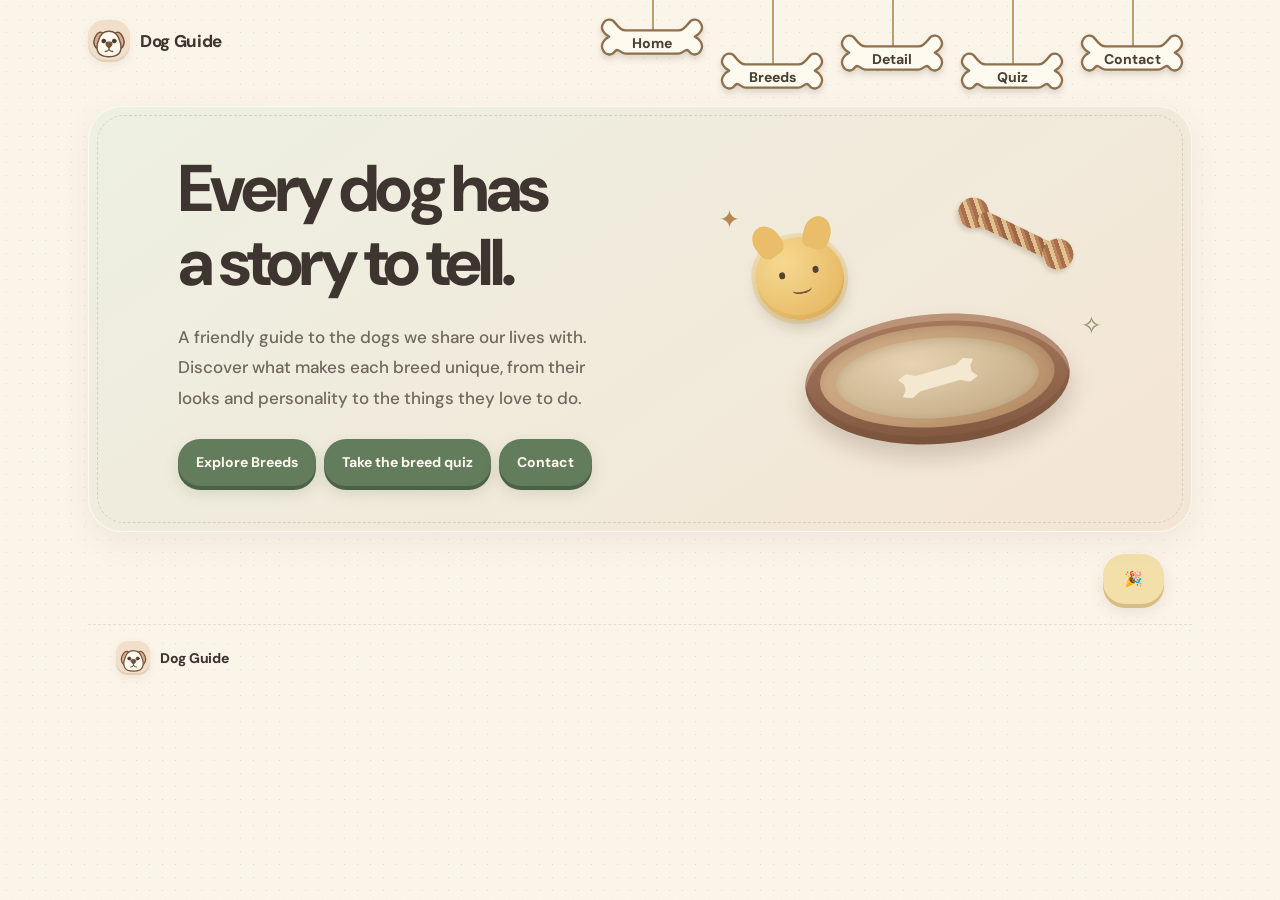
<file: index.html>
<!doctype html>
<html lang="en">
<head>
  <meta charset="utf-8">
  <meta name="viewport" content="width=device-width, initial-scale=1">
  <meta name="theme-color" content="#fbf4e9">
  <meta name="apple-mobile-web-app-capable" content="yes">
  <meta name="apple-mobile-web-app-status-bar-style" content="default">
  <meta name="apple-mobile-web-app-title" content="Dog Guide">
  <link rel="manifest" href="manifest.webmanifest">
  <link rel="icon" href="icons/dog-mark.svg" type="image/svg+xml">
  <link rel="apple-touch-icon" href="icons/apple-touch-icon.png">
  <meta name="description" content="A friendly guide to dog breeds, their looks, personalities, and favorite activities.">
  <title>Dog Guide — Get to Know Dogs</title>
  <link rel="stylesheet" href="styles.css">
  <script src="nav.js" defer></script>
  <script src="pwa.js" defer></script>
</head>
<body>
  <header class="site-header">
    <a class="brand" href="index.html" aria-label="Dog Guide home"><span class="brand-mark" aria-hidden="true"><svg viewBox="0 0 48 48"><path class="ear" d="M17 14C12 10 8 13 5 20C2 27 5 34 11 35C16 35 19 29 20 22L22 17ZM31 14C36 10 40 13 43 20C46 27 43 34 37 35C32 35 29 29 28 22L26 17Z"/><path d="M24 11C17 11 12 16 10 23C8 28 7 33 9 38C11 43 17 45 24 45C31 45 37 43 39 38C41 33 40 28 38 23C36 16 31 11 24 11Z"/><circle class="icon-eye" cx="17" cy="24" r="2.6"/><circle class="icon-eye" cx="31" cy="24" r="2.6"/><path class="icon-nose" d="M20 28C20 26.5 21 25.5 22.5 25.5h3C27 25.5 28 26.5 28 28c0 2-2.5 4.3-4 5.5-1.5-1.2-4-3.5-4-5.5Z"/><path class="icon-mouth" d="M24 34v1M24 35c-1 2-3 3-5 3M24 35c1 2 3 3 5 3"/></svg></span><span>Dog Guide</span></a>
    <nav class="main-nav" aria-label="Main navigation">
  <a class="bone-link hang-short active" href="index.html"><span class="bone-cord" aria-hidden="true"></span><svg class="bone-outline" viewBox="0 0 120 56" aria-hidden="true"><path d="M30 15C25 15 22 11 19 7 15 1 8 2 5 8 2 13 6 19 12 22 6 25 2 31 5 37c3 6 10 7 14 1 3-4 6 3 11 3h60c5 0 8-7 11-3 4 6 11 5 14-1 3-6-1-12-7-15 6-3 10-9 7-14-3-6-10-7-14-1-3 4-6 8-11 8Z"/></svg><span class="bone-label">Home</span></a>
  <a class="bone-link hang-long" href="breeds.html"><span class="bone-cord" aria-hidden="true"></span><svg class="bone-outline" viewBox="0 0 120 56" aria-hidden="true"><path d="M30 15C25 15 22 11 19 7 15 1 8 2 5 8 2 13 6 19 12 22 6 25 2 31 5 37c3 6 10 7 14 1 3-4 6 3 11 3h60c5 0 8-7 11-3 4 6 11 5 14-1 3-6-1-12-7-15 6-3 10-9 7-14-3-6-10-7-14-1-3 4-6 8-11 8Z"/></svg><span class="bone-label">Breeds</span></a>
  <a class="bone-link hang-mid" href="detail.html"><span class="bone-cord" aria-hidden="true"></span><svg class="bone-outline" viewBox="0 0 120 56" aria-hidden="true"><path d="M30 15C25 15 22 11 19 7 15 1 8 2 5 8 2 13 6 19 12 22 6 25 2 31 5 37c3 6 10 7 14 1 3-4 6 3 11 3h60c5 0 8-7 11-3 4 6 11 5 14-1 3-6-1-12-7-15 6-3 10-9 7-14-3-6-10-7-14-1-3 4-6 8-11 8Z"/></svg><span class="bone-label">Detail</span></a>
  <a class="bone-link hang-long" href="quzi.html"><span class="bone-cord" aria-hidden="true"></span><svg class="bone-outline" viewBox="0 0 120 56" aria-hidden="true"><path d="M30 15C25 15 22 11 19 7 15 1 8 2 5 8 2 13 6 19 12 22 6 25 2 31 5 37c3 6 10 7 14 1 3-4 6 3 11 3h60c5 0 8-7 11-3 4 6 11 5 14-1 3-6-1-12-7-15 6-3 10-9 7-14-3-6-10-7-14-1-3 4-6 8-11 8Z"/></svg><span class="bone-label">Quiz</span></a>
  <a class="bone-link hang-mid" href="contact.html"><span class="bone-cord" aria-hidden="true"></span><svg class="bone-outline" viewBox="0 0 120 56" aria-hidden="true"><path d="M30 15C25 15 22 11 19 7 15 1 8 2 5 8 2 13 6 19 12 22 6 25 2 31 5 37c3 6 10 7 14 1 3-4 6 3 11 3h60c5 0 8-7 11-3 4 6 11 5 14-1 3-6-1-12-7-15 6-3 10-9 7-14-3-6-10-7-14-1-3 4-6 8-11 8Z"/></svg><span class="bone-label">Contact</span></a>
</nav>
  </header>
  <main>
    <section class="hero home-hero">
      <div class="hero-copy"><h1>Every dog has<br>a story to tell.</h1><p class="hero-lead">A friendly guide to the dogs we share our lives with. Discover what makes each breed unique, from their looks and personality to the things they love to do.</p><div class="hero-actions"><a class="button" href="breeds.html">Explore Breeds</a><a class="button" href="quzi.html">Take the breed quiz</a><a class="button" href="contact.html">Contact</a></div></div>
      <div class="home-image-slot" role="img" aria-label="A cozy dog bed with plush and rope toys"><div class="dog-bed"><div class="bed-cushion"><span class="bed-bone"></span></div></div><div class="plush-toy"><i class="plush-eye eye-left"></i><i class="plush-eye eye-right"></i><i class="plush-smile"></i></div><div class="rope-toy"><span class="rope-knot knot-left"></span><span class="rope-center"></span><span class="rope-knot knot-right"></span></div><span class="scene-spark spark-one">✦</span><span class="scene-spark spark-two">✧</span></div>
    </section>
    <div class="home-quiz-link"><a class="button surprise-button" href="surprise.html" aria-label="Open My Dog page" title="My Dog">🎉</a></div>
  </main>
  <footer class="site-footer"><a class="brand footer-brand" href="index.html" aria-label="Dog Guide home"><span class="brand-mark" aria-hidden="true"><svg viewBox="0 0 48 48"><path class="ear" d="M17 14C12 10 8 13 5 20C2 27 5 34 11 35C16 35 19 29 20 22L22 17ZM31 14C36 10 40 13 43 20C46 27 43 34 37 35C32 35 29 29 28 22L26 17Z"/><path d="M24 11C17 11 12 16 10 23C8 28 7 33 9 38C11 43 17 45 24 45C31 45 37 43 39 38C41 33 40 28 38 23C36 16 31 11 24 11Z"/><circle class="icon-eye" cx="17" cy="24" r="2.6"/><circle class="icon-eye" cx="31" cy="24" r="2.6"/><path class="icon-nose" d="M20 28C20 26.5 21 25.5 22.5 25.5h3C27 25.5 28 26.5 28 28c0 2-2.5 4.3-4 5.5-1.5-1.2-4-3.5-4-5.5Z"/><path class="icon-mouth" d="M24 34v1M24 35c-1 2-3 3-5 3M24 35c1 2 3 3 5 3"/></svg></span><span>Dog Guide</span></a></footer>
</body>
</html>
</file>
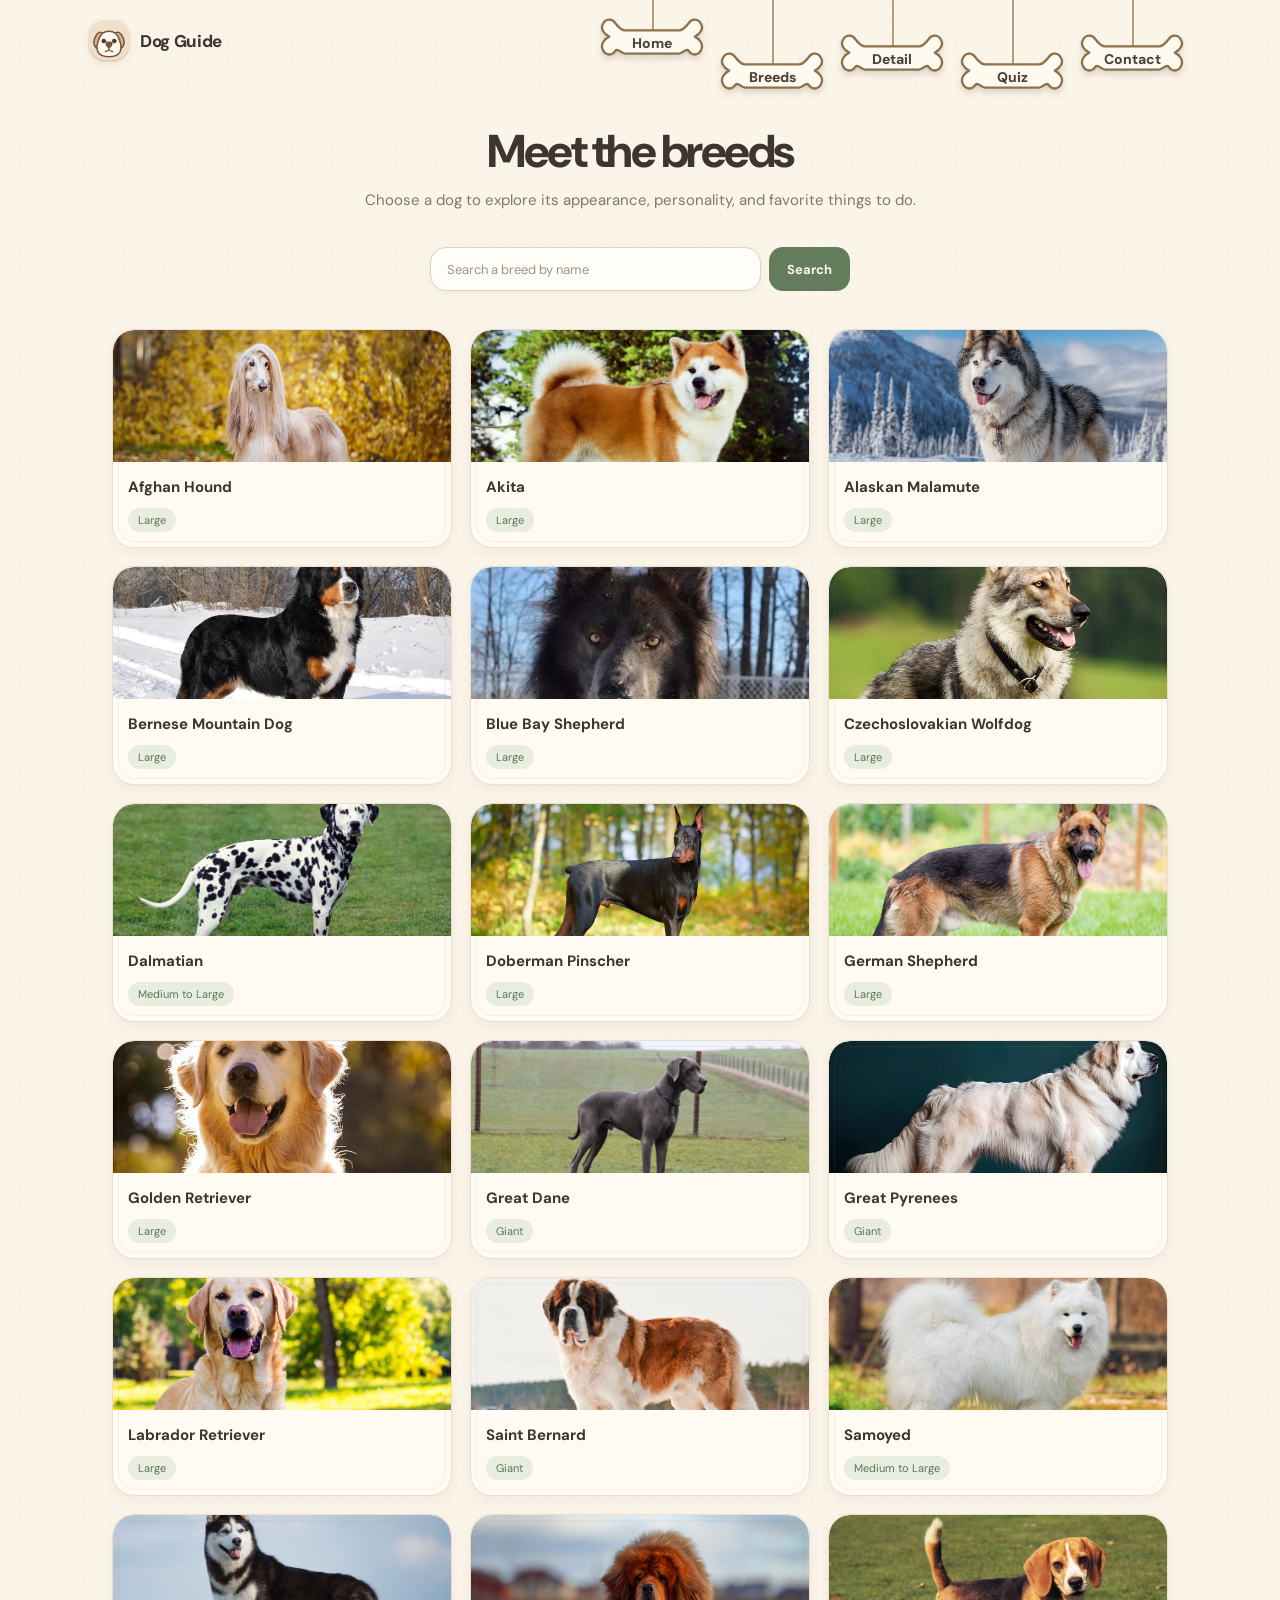
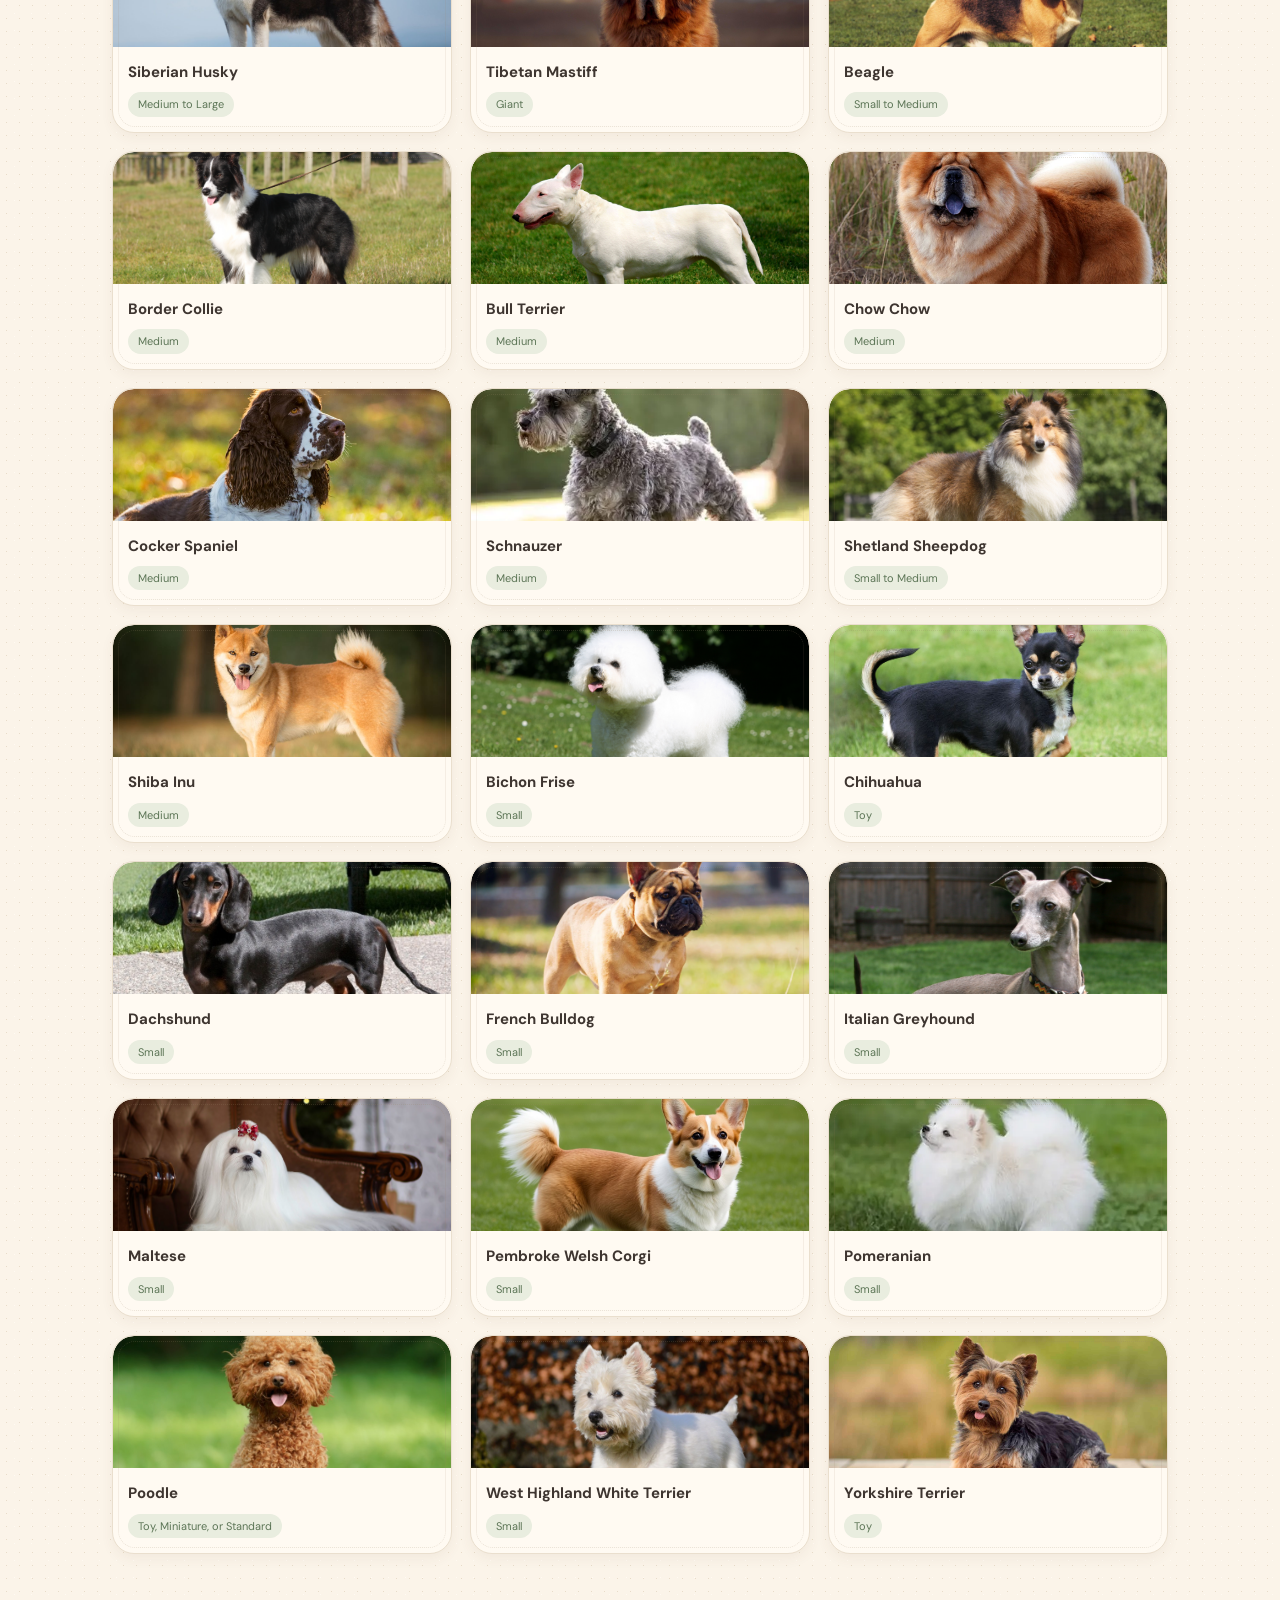
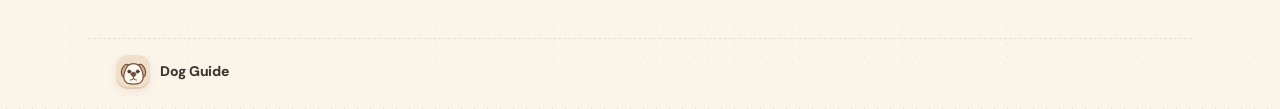
<file: breeds.html>
<!doctype html>
<html lang="en">
<head>
  <meta charset="utf-8">
  <meta name="viewport" content="width=device-width, initial-scale=1">
  <meta name="theme-color" content="#fbf4e9">
  <meta name="apple-mobile-web-app-capable" content="yes">
  <meta name="apple-mobile-web-app-status-bar-style" content="default">
  <meta name="apple-mobile-web-app-title" content="Dog Guide">
  <link rel="manifest" href="manifest.webmanifest">
  <link rel="icon" href="icons/dog-mark.svg" type="image/svg+xml">
  <link rel="apple-touch-icon" href="icons/apple-touch-icon.png">
  <meta name="description" content="Explore dog breeds and learn about their appearance, personality, and favorite activities.">
  <title>Dog Breeds — Dog Guide</title>
  <link rel="stylesheet" href="styles.css">
  <script src="nav.js" defer></script>
  <script src="pwa.js" defer></script>
</head>
<body>
  <header class="site-header"><a class="brand" href="index.html" aria-label="Dog Guide home"><span class="brand-mark" aria-hidden="true"><svg viewBox="0 0 48 48"><path class="ear" d="M17 14C12 10 8 13 5 20C2 27 5 34 11 35C16 35 19 29 20 22L22 17ZM31 14C36 10 40 13 43 20C46 27 43 34 37 35C32 35 29 29 28 22L26 17Z"/><path d="M24 11C17 11 12 16 10 23C8 28 7 33 9 38C11 43 17 45 24 45C31 45 37 43 39 38C41 33 40 28 38 23C36 16 31 11 24 11Z"/><circle class="icon-eye" cx="17" cy="24" r="2.6"/><circle class="icon-eye" cx="31" cy="24" r="2.6"/><path class="icon-nose" d="M20 28C20 26.5 21 25.5 22.5 25.5h3C27 25.5 28 26.5 28 28c0 2-2.5 4.3-4 5.5-1.5-1.2-4-3.5-4-5.5Z"/><path class="icon-mouth" d="M24 34v1M24 35c-1 2-3 3-5 3M24 35c1 2 3 3 5 3"/></svg></span><span>Dog Guide</span></a><nav class="main-nav" aria-label="Main navigation">
  <a class="bone-link hang-short" href="index.html"><span class="bone-cord" aria-hidden="true"></span><svg class="bone-outline" viewBox="0 0 120 56" aria-hidden="true"><path d="M30 15C25 15 22 11 19 7 15 1 8 2 5 8 2 13 6 19 12 22 6 25 2 31 5 37c3 6 10 7 14 1 3-4 6 3 11 3h60c5 0 8-7 11-3 4 6 11 5 14-1 3-6-1-12-7-15 6-3 10-9 7-14-3-6-10-7-14-1-3 4-6 8-11 8Z"/></svg><span class="bone-label">Home</span></a>
  <a class="bone-link hang-long active" href="breeds.html"><span class="bone-cord" aria-hidden="true"></span><svg class="bone-outline" viewBox="0 0 120 56" aria-hidden="true"><path d="M30 15C25 15 22 11 19 7 15 1 8 2 5 8 2 13 6 19 12 22 6 25 2 31 5 37c3 6 10 7 14 1 3-4 6 3 11 3h60c5 0 8-7 11-3 4 6 11 5 14-1 3-6-1-12-7-15 6-3 10-9 7-14-3-6-10-7-14-1-3 4-6 8-11 8Z"/></svg><span class="bone-label">Breeds</span></a>
  <a class="bone-link hang-mid" href="detail.html"><span class="bone-cord" aria-hidden="true"></span><svg class="bone-outline" viewBox="0 0 120 56" aria-hidden="true"><path d="M30 15C25 15 22 11 19 7 15 1 8 2 5 8 2 13 6 19 12 22 6 25 2 31 5 37c3 6 10 7 14 1 3-4 6 3 11 3h60c5 0 8-7 11-3 4 6 11 5 14-1 3-6-1-12-7-15 6-3 10-9 7-14-3-6-10-7-14-1-3 4-6 8-11 8Z"/></svg><span class="bone-label">Detail</span></a>
  <a class="bone-link hang-long" href="quzi.html"><span class="bone-cord" aria-hidden="true"></span><svg class="bone-outline" viewBox="0 0 120 56" aria-hidden="true"><path d="M30 15C25 15 22 11 19 7 15 1 8 2 5 8 2 13 6 19 12 22 6 25 2 31 5 37c3 6 10 7 14 1 3-4 6 3 11 3h60c5 0 8-7 11-3 4 6 11 5 14-1 3-6-1-12-7-15 6-3 10-9 7-14-3-6-10-7-14-1-3 4-6 8-11 8Z"/></svg><span class="bone-label">Quiz</span></a>
  <a class="bone-link hang-mid" href="contact.html"><span class="bone-cord" aria-hidden="true"></span><svg class="bone-outline" viewBox="0 0 120 56" aria-hidden="true"><path d="M30 15C25 15 22 11 19 7 15 1 8 2 5 8 2 13 6 19 12 22 6 25 2 31 5 37c3 6 10 7 14 1 3-4 6 3 11 3h60c5 0 8-7 11-3 4 6 11 5 14-1 3-6-1-12-7-15 6-3 10-9 7-14-3-6-10-7-14-1-3 4-6 8-11 8Z"/></svg><span class="bone-label">Contact</span></a>
</nav></header>
  <main class="type-main">
    <section class="page-heading"><h1>Meet the breeds</h1><p>Choose a dog to explore its appearance, personality, and favorite things to do.</p></section>
    <section class="breed-catalog" aria-label="All dog breeds"><form id="breed-search-form" class="breed-search-wrap"><label class="sr-only" for="breed-search">Search breeds</label><input id="breed-search" class="breed-search" type="search" placeholder="Search a breed by name" autocomplete="off"><button class="breed-search-button" type="submit">Search</button></form><p id="breed-search-status" class="breed-search-status" aria-live="polite"></p><div id="breed-list" class="breed-grid"></div></section>
  </main>
  <footer class="site-footer"><a class="brand footer-brand" href="index.html" aria-label="Dog Guide home"><span class="brand-mark" aria-hidden="true"><svg viewBox="0 0 48 48"><path class="ear" d="M17 14C12 10 8 13 5 20C2 27 5 34 11 35C16 35 19 29 20 22L22 17ZM31 14C36 10 40 13 43 20C46 27 43 34 37 35C32 35 29 29 28 22L26 17Z"/><path d="M24 11C17 11 12 16 10 23C8 28 7 33 9 38C11 43 17 45 24 45C31 45 37 43 39 38C41 33 40 28 38 23C36 16 31 11 24 11Z"/><circle class="icon-eye" cx="17" cy="24" r="2.6"/><circle class="icon-eye" cx="31" cy="24" r="2.6"/><path class="icon-nose" d="M20 28C20 26.5 21 25.5 22.5 25.5h3C27 25.5 28 26.5 28 28c0 2-2.5 4.3-4 5.5-1.5-1.2-4-3.5-4-5.5Z"/><path class="icon-mouth" d="M24 34v1M24 35c-1 2-3 3-5 3M24 35c1 2 3 3 5 3"/></svg></span><span>Dog Guide</span></a></footer>
</body>
</html>
</file>
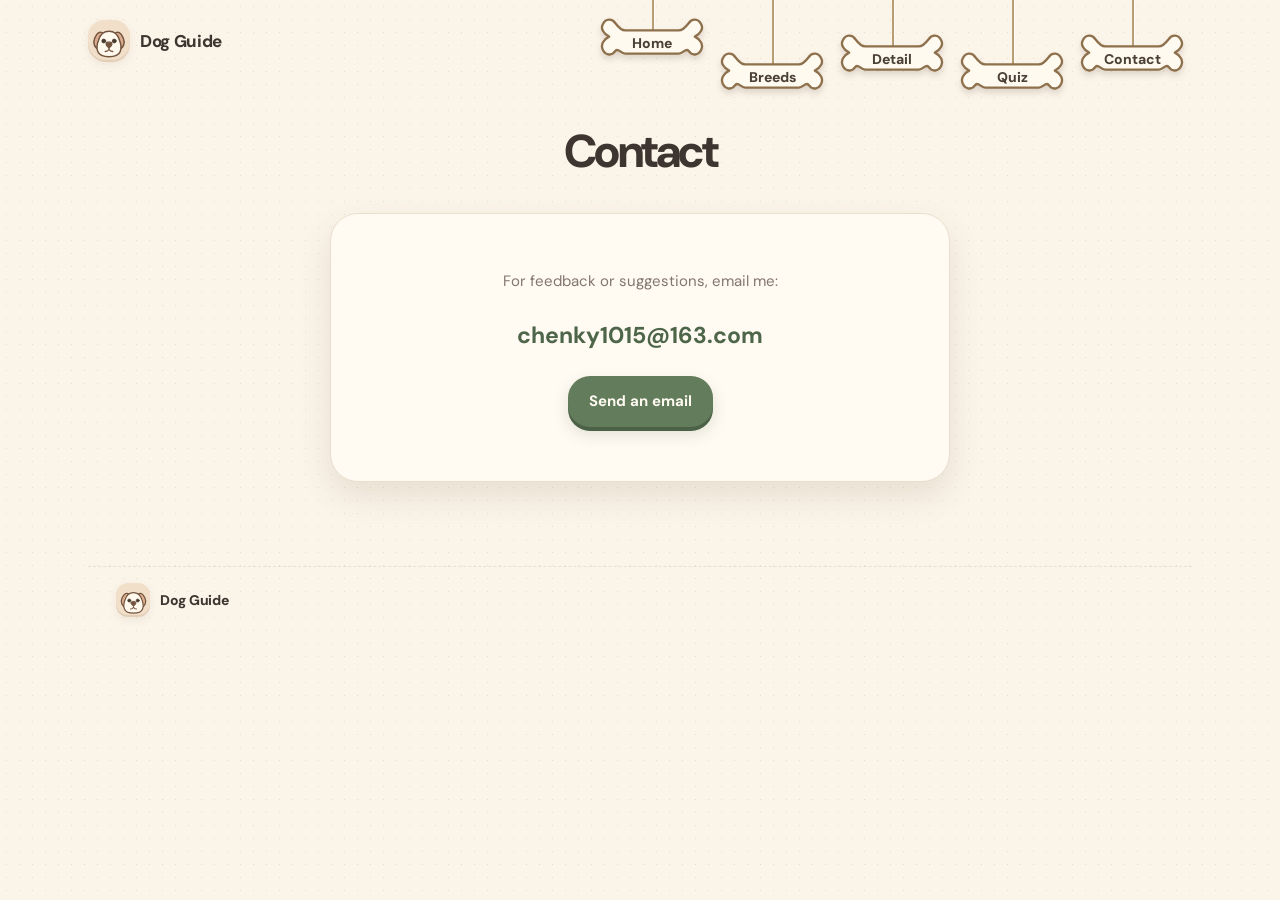
<file: contact.html>
<!doctype html>
<html lang="en">
<head>
  <meta charset="utf-8">
  <meta name="viewport" content="width=device-width, initial-scale=1">
  <meta name="theme-color" content="#fbf4e9">
  <meta name="apple-mobile-web-app-capable" content="yes">
  <meta name="apple-mobile-web-app-status-bar-style" content="default">
  <meta name="apple-mobile-web-app-title" content="Dog Guide">
  <link rel="manifest" href="manifest.webmanifest">
  <link rel="icon" href="icons/dog-mark.svg" type="image/svg+xml">
  <link rel="apple-touch-icon" href="icons/apple-touch-icon.png">
  <meta name="description" content="Contact Dog Guide with questions, feedback, or suggestions.">
  <title>Contact | Dog Guide</title>
  <link rel="stylesheet" href="styles.css">
  <script src="nav.js" defer></script>
  <script src="pwa.js" defer></script>
</head>
<body>
  <header class="site-header">
    <a class="brand" href="index.html" aria-label="Dog Guide home"><span class="brand-mark" aria-hidden="true"><svg viewBox="0 0 48 48"><path class="ear" d="M17 14C12 10 8 13 5 20C2 27 5 34 11 35C16 35 19 29 20 22L22 17ZM31 14C36 10 40 13 43 20C46 27 43 34 37 35C32 35 29 29 28 22L26 17Z"/><path d="M24 11C17 11 12 16 10 23C8 28 7 33 9 38C11 43 17 45 24 45C31 45 37 43 39 38C41 33 40 28 38 23C36 16 31 11 24 11Z"/><circle class="icon-eye" cx="17" cy="24" r="2.6"/><circle class="icon-eye" cx="31" cy="24" r="2.6"/><path class="icon-nose" d="M20 28C20 26.5 21 25.5 22.5 25.5h3C27 25.5 28 26.5 28 28c0 2-2.5 4.3-4 5.5-1.5-1.2-4-3.5-4-5.5Z"/><path class="icon-mouth" d="M24 34v1M24 35c-1 2-3 3-5 3M24 35c1 2 3 3 5 3"/></svg></span><span>Dog Guide</span></a>
    <nav class="main-nav" aria-label="Main navigation">
  <a class="bone-link hang-short" href="index.html"><span class="bone-cord" aria-hidden="true"></span><svg class="bone-outline" viewBox="0 0 120 56" aria-hidden="true"><path d="M30 15C25 15 22 11 19 7 15 1 8 2 5 8 2 13 6 19 12 22 6 25 2 31 5 37c3 6 10 7 14 1 3-4 6 3 11 3h60c5 0 8-7 11-3 4 6 11 5 14-1 3-6-1-12-7-15 6-3 10-9 7-14-3-6-10-7-14-1-3 4-6 8-11 8Z"/></svg><span class="bone-label">Home</span></a>
  <a class="bone-link hang-long" href="breeds.html"><span class="bone-cord" aria-hidden="true"></span><svg class="bone-outline" viewBox="0 0 120 56" aria-hidden="true"><path d="M30 15C25 15 22 11 19 7 15 1 8 2 5 8 2 13 6 19 12 22 6 25 2 31 5 37c3 6 10 7 14 1 3-4 6 3 11 3h60c5 0 8-7 11-3 4 6 11 5 14-1 3-6-1-12-7-15 6-3 10-9 7-14-3-6-10-7-14-1-3 4-6 8-11 8Z"/></svg><span class="bone-label">Breeds</span></a>
  <a class="bone-link hang-mid" href="detail.html"><span class="bone-cord" aria-hidden="true"></span><svg class="bone-outline" viewBox="0 0 120 56" aria-hidden="true"><path d="M30 15C25 15 22 11 19 7 15 1 8 2 5 8 2 13 6 19 12 22 6 25 2 31 5 37c3 6 10 7 14 1 3-4 6 3 11 3h60c5 0 8-7 11-3 4 6 11 5 14-1 3-6-1-12-7-15 6-3 10-9 7-14-3-6-10-7-14-1-3 4-6 8-11 8Z"/></svg><span class="bone-label">Detail</span></a>
  <a class="bone-link hang-long" href="quzi.html"><span class="bone-cord" aria-hidden="true"></span><svg class="bone-outline" viewBox="0 0 120 56" aria-hidden="true"><path d="M30 15C25 15 22 11 19 7 15 1 8 2 5 8 2 13 6 19 12 22 6 25 2 31 5 37c3 6 10 7 14 1 3-4 6 3 11 3h60c5 0 8-7 11-3 4 6 11 5 14-1 3-6-1-12-7-15 6-3 10-9 7-14-3-6-10-7-14-1-3 4-6 8-11 8Z"/></svg><span class="bone-label">Quiz</span></a>
  <a class="bone-link hang-mid active" href="contact.html"><span class="bone-cord" aria-hidden="true"></span><svg class="bone-outline" viewBox="0 0 120 56" aria-hidden="true"><path d="M30 15C25 15 22 11 19 7 15 1 8 2 5 8 2 13 6 19 12 22 6 25 2 31 5 37c3 6 10 7 14 1 3-4 6 3 11 3h60c5 0 8-7 11-3 4 6 11 5 14-1 3-6-1-12-7-15 6-3 10-9 7-14-3-6-10-7-14-1-3 4-6 8-11 8Z"/></svg><span class="bone-label">Contact</span></a>
</nav>
  </header>
  <main class="type-main contact-main">
    <section class="page-heading"><h1>Contact</h1></section>
    <section class="contact-card" aria-label="Contact by email">
      <p>For feedback or suggestions, email me:</p>
      <a class="contact-email" href="mailto:chenky1015@163.com?subject=Dog%20Guide%20Feedback">chenky1015@163.com</a>
      <a class="button contact-button" href="mailto:chenky1015@163.com?subject=Dog%20Guide%20Feedback">Send an email</a>
    </section>
  </main>
  <footer class="site-footer"><a class="brand footer-brand" href="index.html" aria-label="Dog Guide home"><span class="brand-mark" aria-hidden="true"><svg viewBox="0 0 48 48"><path class="ear" d="M17 14C12 10 8 13 5 20C2 27 5 34 11 35C16 35 19 29 20 22L22 17ZM31 14C36 10 40 13 43 20C46 27 43 34 37 35C32 35 29 29 28 22L26 17Z"/><path d="M24 11C17 11 12 16 10 23C8 28 7 33 9 38C11 43 17 45 24 45C31 45 37 43 39 38C41 33 40 28 38 23C36 16 31 11 24 11Z"/><circle class="icon-eye" cx="17" cy="24" r="2.6"/><circle class="icon-eye" cx="31" cy="24" r="2.6"/><path class="icon-nose" d="M20 28C20 26.5 21 25.5 22.5 25.5h3C27 25.5 28 26.5 28 28c0 2-2.5 4.3-4 5.5-1.5-1.2-4-3.5-4-5.5Z"/><path class="icon-mouth" d="M24 34v1M24 35c-1 2-3 3-5 3M24 35c1 2 3 3 5 3"/></svg></span><span>Dog Guide</span></a></footer>
</body>
</html>
</file>
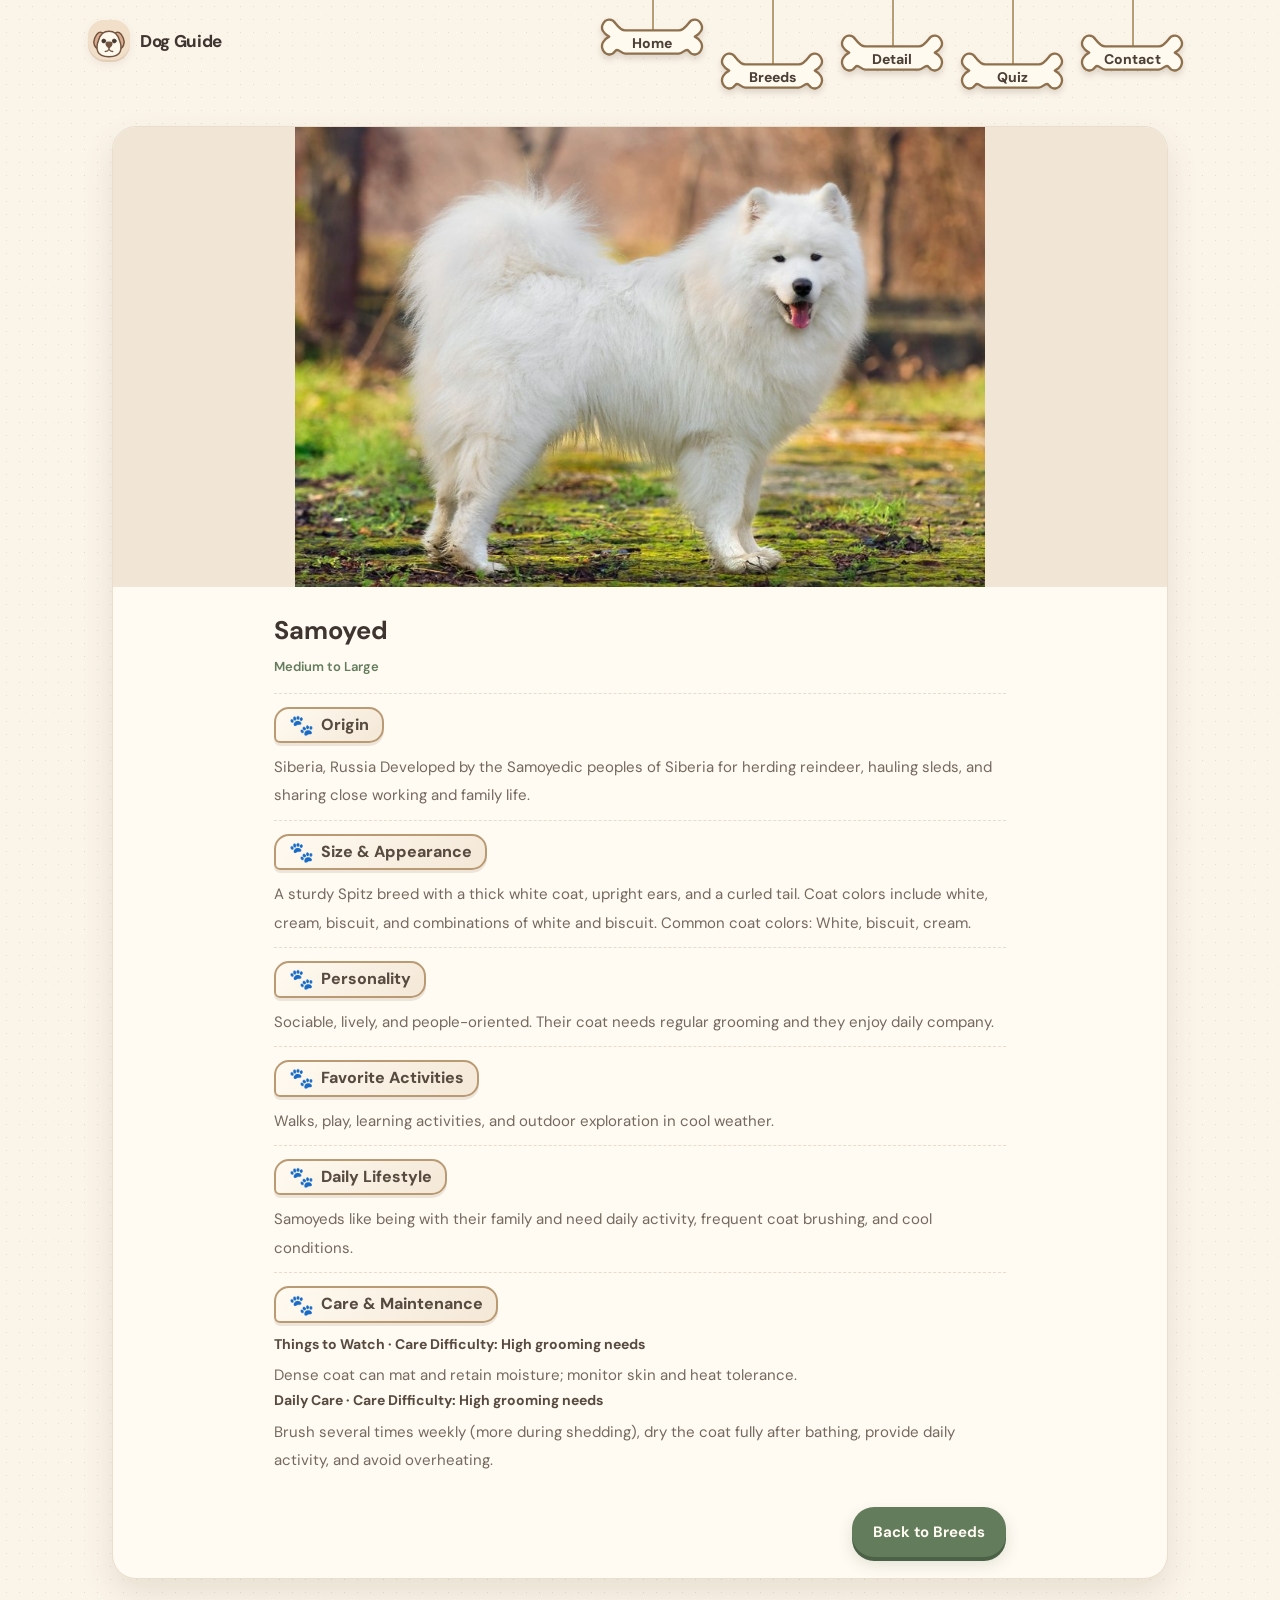
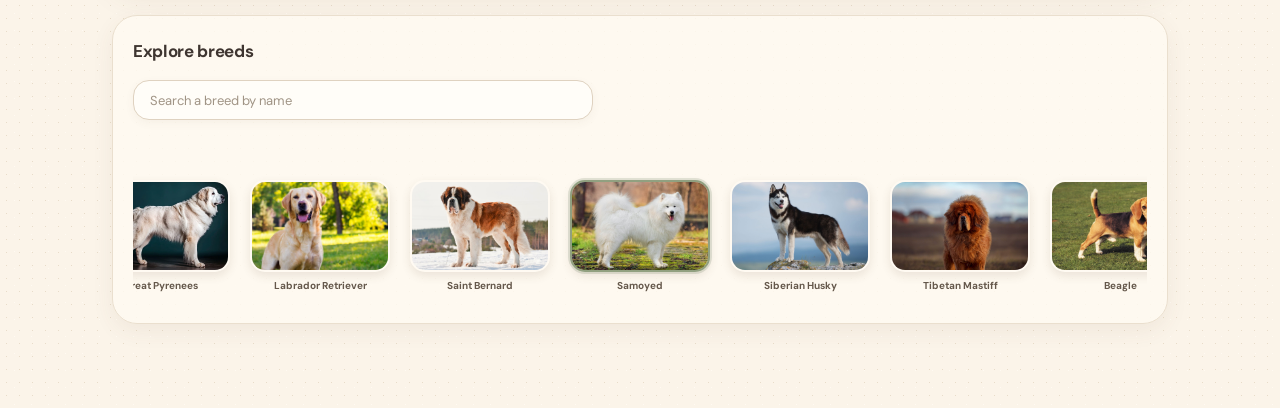
<file: detail.html>
<!doctype html>
<html lang="en">
<head>
  <meta charset="utf-8">
  <meta name="viewport" content="width=device-width, initial-scale=1">
  <meta name="theme-color" content="#fbf4e9">
  <meta name="apple-mobile-web-app-capable" content="yes">
  <meta name="apple-mobile-web-app-status-bar-style" content="default">
  <meta name="apple-mobile-web-app-title" content="Dog Guide">
  <link rel="manifest" href="manifest.webmanifest">
  <link rel="icon" href="icons/dog-mark.svg" type="image/svg+xml">
  <link rel="apple-touch-icon" href="icons/apple-touch-icon.png">
  <title>Breed Details | Dog Guide</title>
  <link rel="stylesheet" href="styles.css">
  <script src="nav.js" defer></script>
  <script src="pwa.js" defer></script>
</head>
<body>
  <header class="site-header">
    <a class="brand" href="index.html" aria-label="Dog Guide home"><span class="brand-mark" aria-hidden="true"><svg viewBox="0 0 48 48"><path class="ear" d="M17 14C12 10 8 13 5 20C2 27 5 34 11 35C16 35 19 29 20 22L22 17ZM31 14C36 10 40 13 43 20C46 27 43 34 37 35C32 35 29 29 28 22L26 17Z"/><path d="M24 11C17 11 12 16 10 23C8 28 7 33 9 38C11 43 17 45 24 45C31 45 37 43 39 38C41 33 40 28 38 23C36 16 31 11 24 11Z"/><circle class="icon-eye" cx="17" cy="24" r="2.6"/><circle class="icon-eye" cx="31" cy="24" r="2.6"/><path class="icon-nose" d="M20 28C20 26.5 21 25.5 22.5 25.5h3C27 25.5 28 26.5 28 28c0 2-2.5 4.3-4 5.5-1.5-1.2-4-3.5-4-5.5Z"/><path class="icon-mouth" d="M24 34v1M24 35c-1 2-3 3-5 3M24 35c1 2 3 3 5 3"/></svg></span><span>Dog Guide</span></a>
    <nav class="main-nav" aria-label="Main navigation">
      <a class="bone-link hang-short" href="index.html"><span class="bone-cord" aria-hidden="true"></span><svg class="bone-outline" viewBox="0 0 120 56" aria-hidden="true"><path d="M30 15C25 15 22 11 19 7 15 1 8 2 5 8 2 13 6 19 12 22 6 25 2 31 5 37c3 6 10 7 14 1 3-4 6 3 11 3h60c5 0 8-7 11-3 4 6 11 5 14-1 3-6-1-12-7-15 6-3 10-9 7-14-3-6-10-7-14-1-3 4-6 8-11 8Z"/></svg><span class="bone-label">Home</span></a>
      <a class="bone-link hang-long" href="breeds.html"><span class="bone-cord" aria-hidden="true"></span><svg class="bone-outline" viewBox="0 0 120 56" aria-hidden="true"><path d="M30 15C25 15 22 11 19 7 15 1 8 2 5 8 2 13 6 19 12 22 6 25 2 31 5 37c3 6 10 7 14 1 3-4 6 3 11 3h60c5 0 8-7 11-3 4 6 11 5 14-1 3-6-1-12-7-15 6-3 10-9 7-14-3-6-10-7-14-1-3 4-6 8-11 8Z"/></svg><span class="bone-label">Breeds</span></a>
      <a class="bone-link hang-mid active" href="detail.html"><span class="bone-cord" aria-hidden="true"></span><svg class="bone-outline" viewBox="0 0 120 56" aria-hidden="true"><path d="M30 15C25 15 22 11 19 7 15 1 8 2 5 8 2 13 6 19 12 22 6 25 2 31 5 37c3 6 10 7 14 1 3-4 6 3 11 3h60c5 0 8-7 11-3 4 6 11 5 14-1 3-6-1-12-7-15 6-3 10-9 7-14-3-6-10-7-14-1-3 4-6 8-11 8Z"/></svg><span class="bone-label">Detail</span></a>
      <a class="bone-link hang-long" href="quzi.html"><span class="bone-cord" aria-hidden="true"></span><svg class="bone-outline" viewBox="0 0 120 56" aria-hidden="true"><path d="M30 15C25 15 22 11 19 7 15 1 8 2 5 8 2 13 6 19 12 22 6 25 2 31 5 37c3 6 10 7 14 1 3-4 6 3 11 3h60c5 0 8-7 11-3 4 6 11 5 14-1 3-6-1-12-7-15 6-3 10-9 7-14-3-6-10-7-14-1-3 4-6 8-11 8Z"/></svg><span class="bone-label">Quiz</span></a>
      <a class="bone-link hang-mid" href="contact.html"><span class="bone-cord" aria-hidden="true"></span><svg class="bone-outline" viewBox="0 0 120 56" aria-hidden="true"><path d="M30 15C25 15 22 11 19 7 15 1 8 2 5 8 2 13 6 19 12 22 6 25 2 31 5 37c3 6 10 7 14 1 3-4 6 3 11 3h60c5 0 8-7 11-3 4 6 11 5 14-1 3-6-1-12-7-15 6-3 10-9 7-14-3-6-10-7-14-1-3 4-6 8-11 8Z"/></svg><span class="bone-label">Contact</span></a>
</nav>
  </header>
  <main class="type-main" id="breed-detail-page"></main>
</body>
</html>
</file>
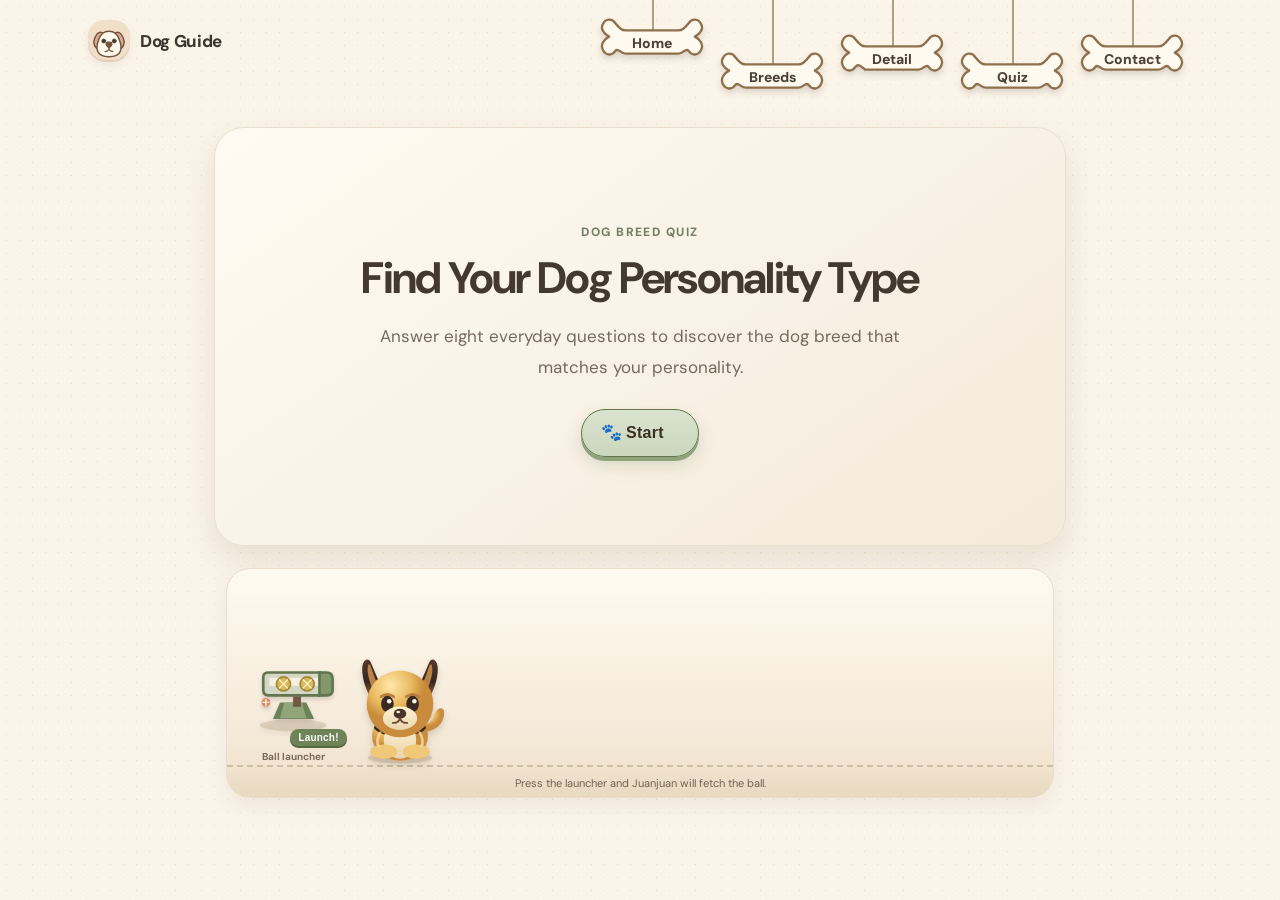
<file: quzi.html>
<!doctype html>
<html lang="en">
<head>
  <meta charset="utf-8">
  <meta name="viewport" content="width=device-width, initial-scale=1">
  <meta name="theme-color" content="#fbf4e9">
  <meta name="apple-mobile-web-app-capable" content="yes">
  <meta name="apple-mobile-web-app-status-bar-style" content="default">
  <meta name="apple-mobile-web-app-title" content="Dog Guide">
  <link rel="manifest" href="manifest.webmanifest">
  <link rel="icon" href="icons/dog-mark.svg" type="image/svg+xml">
  <link rel="apple-touch-icon" href="icons/apple-touch-icon.png">
  <meta name="description" content="Take a lighthearted quiz to discover your dog breed personality match.">
  <title>Dog Breed Personality Quiz | Dog Guide</title>
  <link rel="stylesheet" href="styles.css">
  <script src="nav.js" defer></script>
  <script src="pwa.js" defer></script>
  <script src="quiz.js" defer></script>
  <script src="quiz-machine.js" defer></script>
  
</head>
<body class="quiz-page">
  <header class="site-header">
    <a class="brand" href="index.html" aria-label="Dog Guide home"><span class="brand-mark" aria-hidden="true"><svg viewBox="0 0 48 48"><path class="ear" d="M17 14C12 10 8 13 5 20C2 27 5 34 11 35C16 35 19 29 20 22L22 17ZM31 14C36 10 40 13 43 20C46 27 43 34 37 35C32 35 29 29 28 22L26 17Z"/><path d="M24 11C17 11 12 16 10 23C8 28 7 33 9 38C11 43 17 45 24 45C31 45 37 43 39 38C41 33 40 28 38 23C36 16 31 11 24 11Z"/><circle class="icon-eye" cx="17" cy="24" r="2.6"/><circle class="icon-eye" cx="31" cy="24" r="2.6"/><path class="icon-nose" d="M20 28C20 26.5 21 25.5 22.5 25.5h3C27 25.5 28 26.5 28 28c0 2-2.5 4.3-4 5.5-1.5-1.2-4-3.5-4-5.5Z"/><path class="icon-mouth" d="M24 34v1M24 35c-1 2-3 3-5 3M24 35c1 2 3 3 5 3"/></svg></span><span>Dog Guide</span></a>
    <nav class="main-nav" aria-label="Main navigation">
      <a class="bone-link hang-short" href="index.html"><span class="bone-cord" aria-hidden="true"></span><svg class="bone-outline" viewBox="0 0 120 56" aria-hidden="true"><path d="M30 15C25 15 22 11 19 7 15 1 8 2 5 8 2 13 6 19 12 22 6 25 2 31 5 37c3 6 10 7 14 1 3-4 6 3 11 3h60c5 0 8-7 11-3 4 6 11 5 14-1 3-6-1-12-7-15 6-3 10-9 7-14-3-6-10-7-14-1-3 4-6 8-11 8Z"/></svg><span class="bone-label">Home</span></a>
      <a class="bone-link hang-long" href="breeds.html"><span class="bone-cord" aria-hidden="true"></span><svg class="bone-outline" viewBox="0 0 120 56" aria-hidden="true"><path d="M30 15C25 15 22 11 19 7 15 1 8 2 5 8 2 13 6 19 12 22 6 25 2 31 5 37c3 6 10 7 14 1 3-4 6 3 11 3h60c5 0 8-7 11-3 4 6 11 5 14-1 3-6-1-12-7-15 6-3 10-9 7-14-3-6-10-7-14-1-3 4-6 8-11 8Z"/></svg><span class="bone-label">Breeds</span></a>
      <a class="bone-link hang-mid" href="detail.html"><span class="bone-cord" aria-hidden="true"></span><svg class="bone-outline" viewBox="0 0 120 56" aria-hidden="true"><path d="M30 15C25 15 22 11 19 7 15 1 8 2 5 8 2 13 6 19 12 22 6 25 2 31 5 37c3 6 10 7 14 1 3-4 6-1 11 3h60c5 0 8-7 11-3 4 6 11 5 14-1 3-6-1-12-7-15 6-3 10-9 7-14-3-6-10-7-14-1-3 4-6 8-11 8Z"/></svg><span class="bone-label">Detail</span></a>
      <a class="bone-link hang-long active" href="quzi.html"><span class="bone-cord" aria-hidden="true"></span><svg class="bone-outline" viewBox="0 0 120 56" aria-hidden="true"><path d="M30 15C25 15 22 11 19 7 15 1 8 2 5 8 2 13 6 19 12 22 6 25 2 31 5 37c3 6 10 7 14 1 3-4 6 3 11 3h60c5 0 8-7 11-3 4 6 11 5 14-1 3-6-1-12-7-15 6-3 10-9 7-14-3-6-10-7-14-1-3 4-6 8-11 8Z"/></svg><span class="bone-label">Quiz</span></a>
      <a class="bone-link hang-mid" href="contact.html"><span class="bone-cord" aria-hidden="true"></span><svg class="bone-outline" viewBox="0 0 120 56" aria-hidden="true"><path d="M30 15C25 15 22 11 19 7 15 1 8 2 5 8 2 13 6 19 12 22 6 25 2 31 5 37c3 6 10 7 14 1 3-4 6 3 11 3h60c5 0 8-7 11-3 4 6 11 5 14-1 3-6-1-12-7-15 6-3 10-9 7-14-3-6-10-7-14-1-3 4-6 8-11 8Z"/></svg><span class="bone-label">Contact</span></a>
</nav>
  </header>
  <main class="quiz-main">
    <div class="quiz-progress-wrap" id="quiz-progress-wrap" hidden><div class="quiz-progress-label"><span id="quiz-progress-text">Answered 0 of 8</span><span id="quiz-progress-percent">0%</span></div><div class="quiz-progress-track"><span id="quiz-progress-bar"></span></div></div>
    <section class="quiz-shell" id="quiz-shell" aria-live="polite"><div class="quiz-intro"><span class="quiz-kicker">A little self-discovery</span><h1>Discover your dog-breed spirit</h1><p>Answer a few fun questions to find the dog breed that best matches your personality.</p><button class="button" id="quiz-start" type="button">Start</button></div></section>
            <section class="quiz-machine" aria-label="Juanjuan's tennis ball game" hidden>
      <div class="machine-stage" id="machine-stage">
        <div class="launcher-station">
          <button class="launcher-button" id="launch-ball" type="button" aria-label="Launch a tennis ball">
            <svg class="launcher-art" viewBox="0 0 100 90" aria-hidden="true">
              <ellipse cx="49" cy="80" rx="38" ry="7" fill="#b9a88f" opacity=".38"/>
              <path d="M34 54h30l9 19H26Z" fill="#6c8359"/><path d="M39 54h20l5 18H34Z" fill="#91a578"/>
              <path d="M49 47h9v12h-9z" fill="#735744"/>
              <path d="M15 25Q15 20 21 20h58q7 0 7 7v13q0 6-7 6H21q-6 0-6-6Z" fill="#d3d8c4" stroke="#617650" stroke-width="3"/>
              <path d="M22 26h54q4 0 4 4v5H22Z" fill="#f5f0df"/>
              <path d="M79 20h8q7 0 7 7v13q0 6-7 6h-8Z" fill="#83986b" stroke="#617650" stroke-width="3"/>
              <circle cx="38" cy="33" r="8" fill="#d9b960" stroke="#a48639" stroke-width="2"/><path d="M33 28q5 5 10 10m0-10q-5 5-10 10" stroke="#fff4bd" stroke-width="1.5" fill="none"/>
              <circle cx="65" cy="33" r="8" fill="#d9b960" stroke="#a48639" stroke-width="2"/><path d="M60 28q5 5 10 10m0-10q-5 5-10 10" stroke="#fff4bd" stroke-width="1.5" fill="none"/>
              <circle cx="18" cy="54" r="5" fill="#dd8966"/><path d="M18 50v8m-4-4h8" stroke="#fff3e6" stroke-width="1.5"/>
            </svg>
            <span class="launcher-press">Launch!</span>
          </button>
          <span class="launcher-label">Ball launcher</span>
        </div>
        <span class="machine-ball" aria-hidden="true"><svg viewBox="0 0 32 32"><circle cx="16" cy="16" r="14" fill="#c9d75a" stroke="#8d9d35" stroke-width="2"/><path d="M7 5q8 11 18 22M25 6Q15 15 6 26" fill="none" stroke="#f7f5d9" stroke-width="2.2"/></svg></span>
        <div class="fetch-dog" id="fetch-dog">
          <svg class="fetch-dog-art fetch-dog-art-front" viewBox="0 0 120 120" role="img" aria-label="Juanjuan, a cute German Shepherd">
            <defs>
              <radialGradient id="pup-fur" cx="36%" cy="22%"><stop stop-color="#ffe7a9"/><stop offset=".64" stop-color="#e8b95f"/><stop offset="1" stop-color="#c98c3d"/></radialGradient>
              <linearGradient id="pup-ear" x2="0" y2="1"><stop stop-color="#523a2d"/><stop offset=".55" stop-color="#35271f"/><stop offset="1" stop-color="#a96f37"/></linearGradient>
              <linearGradient id="pup-saddle" x2="0" y2="1"><stop stop-color="#463126"/><stop offset="1" stop-color="#2d231e"/></linearGradient>
              <linearGradient id="pup-bib" x2="0" y2="1"><stop stop-color="#fff2d2"/><stop offset="1" stop-color="#e9d5ae"/></linearGradient>
            </defs>
            <ellipse cx="60" cy="111" rx="36" ry="6" fill="#a68d6b" opacity=".28"/>
            <g class="pup-tail"><path d="M84 83q23-3 25-20 1-8-5-7-5 1-8 12-4 7-16 7Z" fill="url(#pup-fur)"/></g>
            <ellipse cx="60" cy="87" rx="31" ry="27" fill="url(#pup-fur)"/><path d="M31 78Q36 61 48 62Q54 71 60 68Q68 61 77 62Q85 65 89 78Q81 87 70 83Q60 80 51 85Q39 87 31 78Z" fill="url(#pup-saddle)"/>
            <ellipse cx="60" cy="91" rx="18" ry="21" fill="url(#pup-bib)"/>
            <ellipse cx="42" cy="104" rx="15" ry="8" fill="#efc878"/><ellipse cx="78" cy="104" rx="15" ry="8" fill="#efc878"/>
            <path d="M42 37C35 24 30 10 27 4C25 0 21 1 19 6C16 14 20 33 29 47Q35 42 42 44ZM78 37C85 24 90 10 93 4C95 0 99 1 101 6C104 14 100 33 91 47Q85 42 78 44Z" fill="url(#pup-ear)"/>
            <path d="M37 34C32 23 29 13 27 8C25 5 24 8 24 14C25 25 29 35 34 41ZM83 34C88 23 91 13 93 8C95 5 96 8 96 14C95 25 91 35 86 41Z" fill="#c88c49" opacity=".9"/>
            <circle cx="60" cy="51" r="37" fill="url(#pup-fur)"/><path d="M39 43q7-5 14 0m14 0q7-5 14 0" fill="none" stroke="#b77e3d" stroke-width="3" stroke-linecap="round"/>
            <ellipse cx="46" cy="51" rx="7" ry="9" fill="#382a22"/><ellipse cx="74" cy="51" rx="7" ry="9" fill="#382a22"/>
            <circle cx="48" cy="48" r="2.5" fill="#fff8e9"/><circle cx="76" cy="48" r="2.5" fill="#fff8e9"/>
            <ellipse cx="60" cy="67" rx="19" ry="13" fill="url(#pup-bib)"/>
            <ellipse cx="60" cy="62" rx="7" ry="5.5" fill="#49342a"/><ellipse cx="58" cy="60" rx="2" ry="1.5" fill="#fff4df"/>
            <path d="M60 67q-2 6-8 5m8-5q2 6 8 5" fill="none" stroke="#6b4733" stroke-width="2" stroke-linecap="round"/>
            <g class="pup-fetch-ball"><circle cx="60" cy="70" r="8" fill="#c9d75a" stroke="#8d9d35" stroke-width="1.5"/><path d="M55 64q6 6 10 12m0-12q-6 6-10 12" fill="none" stroke="#fff9dc" stroke-width="1.4"/></g>
            <path d="M38 83q-5 9-2 15m46-15q5 9 2 15" fill="none" stroke="#f8dda2" stroke-width="3" stroke-linecap="round" opacity=".8"/>
          </svg>
<svg class="fetch-dog-art-side" viewBox="0 0 140 120" role="img" aria-label="Juanjuan running in side profile">
            <ellipse cx="70" cy="111" rx="49" ry="6" fill="#a68d6b" opacity=".28"/>
            <g class="side-tail"><path d="M31 62Q15 53 12 38Q11 31 17 34Q28 43 40 48Z" fill="#493126"/><path d="M31 62Q18 51 16 40" fill="none" stroke="#d99a4f" stroke-width="5" stroke-linecap="round"/></g>
            <ellipse cx="68" cy="70" rx="39" ry="25" fill="#d99a4f"/><path d="M39 58Q57 42 82 49Q94 53 102 68Q88 77 72 70Q55 65 42 77Z" fill="#493126"/>
            <path d="M50 84Q68 96 89 83L92 99Q73 109 52 96Z" fill="#f1c477"/>
            <path class="side-leg-back" d="M48 82Q44 94 40 105L36 108Q32 111 37 113L53 112Q58 109 55 104L61 84Z" fill="#b9783d"/>
            <path class="side-leg-front" d="M82 82Q85 94 88 104L85 109Q82 113 88 114L103 113Q108 111 104 107L98 102L96 82Z" fill="#e0a354"/>
            <path d="M82 45Q86 26 101 31Q114 34 118 49L128 55Q132 59 127 62L111 66Q100 64 96 58L84 61Z" fill="#d99a4f"/>
            <path d="M86 48Q94 38 107 42L113 54Q101 60 91 57Z" fill="#493126"/>
            <path d="M86 42L83 17Q83 12 88 16L101 39Z" fill="#493126"/><path d="M103 39L113 18Q116 13 118 20L116 46Z" fill="#493126"/>
            <path d="M88 25L87 20L96 39Z" fill="#a96f49"/><path d="M112 32L115 22L112 42Z" fill="#a96f49"/>
            <ellipse cx="111" cy="52" rx="3" ry="4" fill="#211915"/><circle cx="112" cy="51" r="1" fill="#fff8e9"/><ellipse cx="128" cy="58" rx="5" ry="4" fill="#493126"/>
            <g class="pup-fetch-ball-side"><circle cx="123" cy="54" r="7" fill="#c9d75a" stroke="#8d9d35" stroke-width="1.5"/><path d="M119 49q5 5 8 10m0-10q-5 5-8 10" stroke="#fff9dc" stroke-width="1.2" fill="none"/></g>
          </svg>
        
        </div>
        <p class="machine-status" id="machine-status" aria-live="polite">Press the launcher and Juanjuan will fetch the ball.</p>
      </div>
    </section>
  </main>
</body>
</html>
</file>
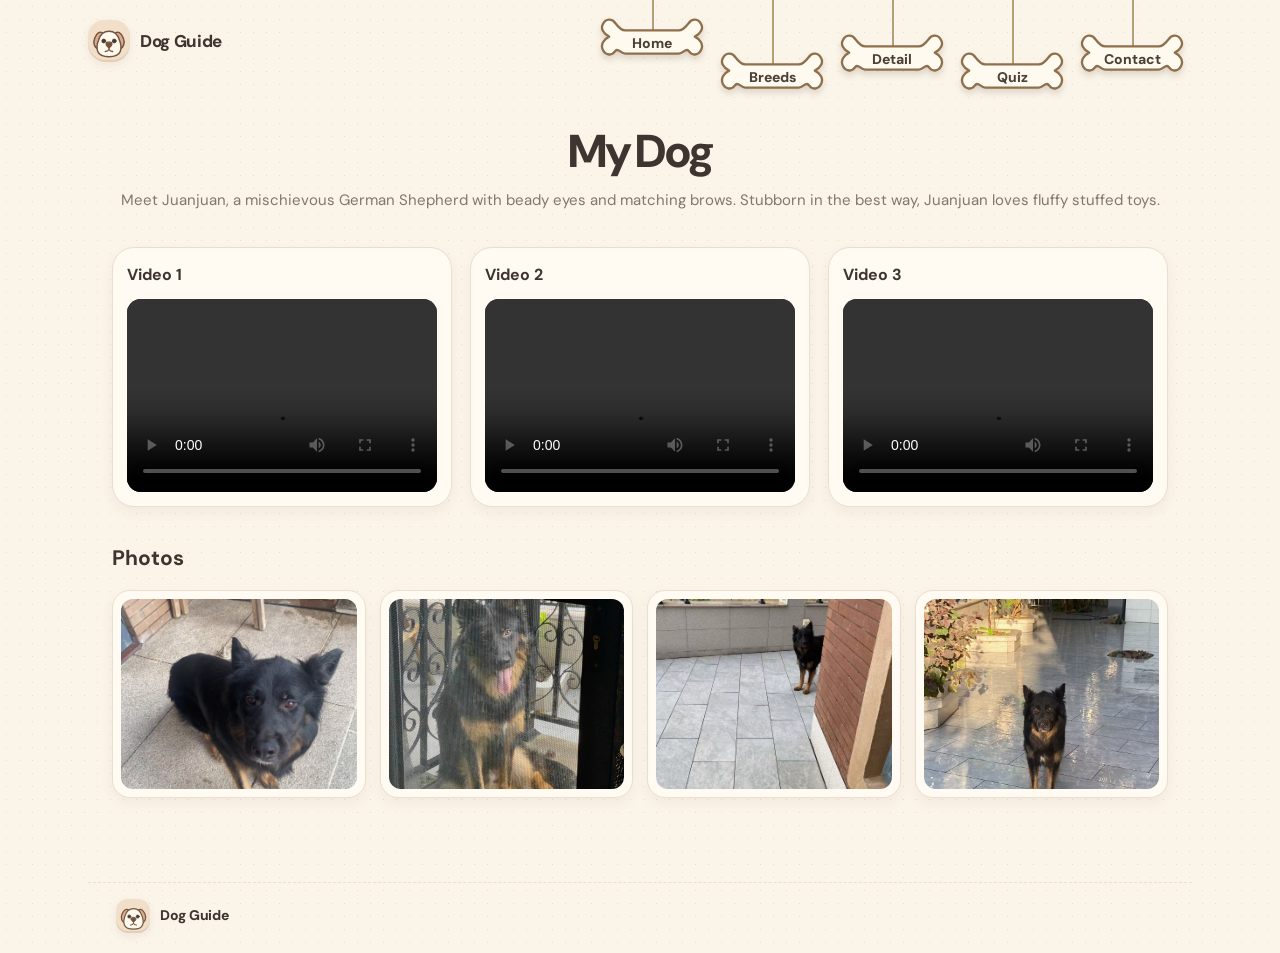
<file: surprise.html>
<!doctype html>
<html lang="en">
<head>
  <meta charset="utf-8">
  <meta name="viewport" content="width=device-width, initial-scale=1">
  <meta name="theme-color" content="#fbf4e9">
  <meta name="apple-mobile-web-app-capable" content="yes">
  <meta name="apple-mobile-web-app-status-bar-style" content="default">
  <meta name="apple-mobile-web-app-title" content="Dog Guide">
  <link rel="manifest" href="manifest.webmanifest">
  <link rel="icon" href="icons/dog-mark.svg" type="image/svg+xml">
  <link rel="apple-touch-icon" href="icons/apple-touch-icon.png">
  <meta name="description" content="A few videos of the author's own dogs.">
  <title>My Dog | Dog Guide</title>
  <link rel="stylesheet" href="styles.css">
  <script src="nav.js" defer></script>
  <script src="pwa.js" defer></script>
</head>
<body>
  <header class="site-header">
    <a class="brand" href="index.html" aria-label="Dog Guide home"><span class="brand-mark" aria-hidden="true"><svg viewBox="0 0 48 48"><path class="ear" d="M17 14C12 10 8 13 5 20C2 27 5 34 11 35C16 35 19 29 20 22L22 17ZM31 14C36 10 40 13 43 20C46 27 43 34 37 35C32 35 29 29 28 22L26 17Z"/><path d="M24 11C17 11 12 16 10 23C8 28 7 33 9 38C11 43 17 45 24 45C31 45 37 43 39 38C41 33 40 28 38 23C36 16 31 11 24 11Z"/><circle class="icon-eye" cx="17" cy="24" r="2.6"/><circle class="icon-eye" cx="31" cy="24" r="2.6"/><path class="icon-nose" d="M20 28C20 26.5 21 25.5 22.5 25.5h3C27 25.5 28 26.5 28 28c0 2-2.5 4.3-4 5.5-1.5-1.2-4-3.5-4-5.5Z"/><path class="icon-mouth" d="M24 34v1M24 35c-1 2-3 3-5 3M24 35c1 2 3 3 5 3"/></svg></span><span>Dog Guide</span></a>
    <nav class="main-nav" aria-label="Main navigation">
  <a class="bone-link hang-short" href="index.html"><span class="bone-cord" aria-hidden="true"></span><svg class="bone-outline" viewBox="0 0 120 56" aria-hidden="true"><path d="M30 15C25 15 22 11 19 7 15 1 8 2 5 8 2 13 6 19 12 22 6 25 2 31 5 37c3 6 10 7 14 1 3-4 6 3 11 3h60c5 0 8-7 11-3 4 6 11 5 14-1 3-6-1-12-7-15 6-3 10-9 7-14-3-6-10-7-14-1-3 4-6 8-11 8Z"/></svg><span class="bone-label">Home</span></a>
  <a class="bone-link hang-long" href="breeds.html"><span class="bone-cord" aria-hidden="true"></span><svg class="bone-outline" viewBox="0 0 120 56" aria-hidden="true"><path d="M30 15C25 15 22 11 19 7 15 1 8 2 5 8 2 13 6 19 12 22 6 25 2 31 5 37c3 6 10 7 14 1 3-4 6 3 11 3h60c5 0 8-7 11-3 4 6 11 5 14-1 3-6-1-12-7-15 6-3 10-9 7-14-3-6-10-7-14-1-3 4-6 8-11 8Z"/></svg><span class="bone-label">Breeds</span></a>
  <a class="bone-link hang-mid" href="detail.html"><span class="bone-cord" aria-hidden="true"></span><svg class="bone-outline" viewBox="0 0 120 56" aria-hidden="true"><path d="M30 15C25 15 22 11 19 7 15 1 8 2 5 8 2 13 6 19 12 22 6 25 2 31 5 37c3 6 10 7 14 1 3-4 6 3 11 3h60c5 0 8-7 11-3 4 6 11 5 14-1 3-6-1-12-7-15 6-3 10-9 7-14-3-6-10-7-14-1-3 4-6 8-11 8Z"/></svg><span class="bone-label">Detail</span></a>
  <a class="bone-link hang-long" href="quzi.html"><span class="bone-cord" aria-hidden="true"></span><svg class="bone-outline" viewBox="0 0 120 56" aria-hidden="true"><path d="M30 15C25 15 22 11 19 7 15 1 8 2 5 8 2 13 6 19 12 22 6 25 2 31 5 37c3 6 10 7 14 1 3-4 6 3 11 3h60c5 0 8-7 11-3 4 6 11 5 14-1 3-6-1-12-7-15 6-3 10-9 7-14-3-6-10-7-14-1-3 4-6 8-11 8Z"/></svg><span class="bone-label">Quiz</span></a>
  <a class="bone-link hang-mid" href="contact.html"><span class="bone-cord" aria-hidden="true"></span><svg class="bone-outline" viewBox="0 0 120 56" aria-hidden="true"><path d="M30 15C25 15 22 11 19 7 15 1 8 2 5 8 2 13 6 19 12 22 6 25 2 31 5 37c3 6 10 7 14 1 3-4 6 3 11 3h60c5 0 8-7 11-3 4 6 11 5 14-1 3-6-1-12-7-15 6-3 10-9 7-14-3-6-10-7-14-1-3 4-6 8-11 8Z"/></svg><span class="bone-label">Contact</span></a>
</nav>
  </header>
  <main class="type-main surprise-main">
    <section class="page-heading"><h1>My Dog</h1><p>Meet Juanjuan, a mischievous German Shepherd with beady eyes and matching brows. Stubborn in the best way, Juanjuan loves fluffy stuffed toys.</p></section>
    <section class="surprise-videos" aria-label="Videos of my dogs">
      <article class="surprise-video-card"><h2>Video 1</h2><video controls preload="metadata" playsinline aria-label="Video 1 of my dogs"><source src="3594b0a42ae2a508e29da7efcafbd415.mp4" type="video/mp4">Your browser does not support video playback.</video></article>
      <article class="surprise-video-card"><h2>Video 2</h2><video controls preload="metadata" playsinline aria-label="Video 2 of my dogs"><source src="6e385e5622bc19511c0276152d6ce3fa.mp4" type="video/mp4">Your browser does not support video playback.</video></article>
      <article class="surprise-video-card"><h2>Video 3</h2><video controls preload="metadata" playsinline aria-label="Video 3 of my dogs"><source src="ac72ec83799dedb549703fdf3a09e921.mp4" type="video/mp4">Your browser does not support video playback.</video></article>
    </section>
    <section class="surprise-photo-section" aria-label="Photos of my dogs">
      <h2>Photos</h2>
      <div class="surprise-photos">
        <button class="surprise-photo" type="button" data-photo="8de2f5bb7a83c166ab7891dc477c5061.jpg" aria-label="Enlarge photo 1"><img src="8de2f5bb7a83c166ab7891dc477c5061.jpg" alt="My dog, photo 1"></button>
        <button class="surprise-photo" type="button" data-photo="cad4a003b4e345ab6f188d979ee99f59.jpg" aria-label="Enlarge photo 2"><img src="cad4a003b4e345ab6f188d979ee99f59.jpg" alt="My dog, photo 2"></button>
        <button class="surprise-photo" type="button" data-photo="e3877f931dbde3276b90bba5fda6b610.jpg" aria-label="Enlarge photo 3"><img src="e3877f931dbde3276b90bba5fda6b610.jpg" alt="My dog, photo 3"></button>
        <button class="surprise-photo" type="button" data-photo="552a6683b0d1cafa7f1df9afb71417d9.jpg" aria-label="Enlarge photo 4"><img src="552a6683b0d1cafa7f1df9afb71417d9.jpg" alt="My dog, photo 4"></button>
      </div>
    </section>
  </main>
  <dialog class="photo-lightbox" id="photo-lightbox" aria-label="Enlarged photo">
    <button class="photo-lightbox-close" type="button" aria-label="Close enlarged photo">×</button>
    <img id="photo-lightbox-image" alt="Enlarged photo of my dog">
  </dialog>
  <script>
    const photoLightbox=document.getElementById('photo-lightbox');
    const photoLightboxImage=document.getElementById('photo-lightbox-image');
    document.querySelectorAll('.surprise-photo').forEach(button=>button.addEventListener('click',()=>{
      photoLightboxImage.src=button.dataset.photo;
      photoLightboxImage.alt=button.querySelector('img').alt;
      photoLightbox.showModal();
    }));
    document.querySelector('.photo-lightbox-close').addEventListener('click',()=>photoLightbox.close());
    photoLightbox.addEventListener('click',event=>{if(event.target===photoLightbox)photoLightbox.close();});
  </script>
  <footer class="site-footer"><a class="brand footer-brand" href="index.html" aria-label="Dog Guide home"><span class="brand-mark" aria-hidden="true"><svg viewBox="0 0 48 48"><path class="ear" d="M17 14C12 10 8 13 5 20C2 27 5 34 11 35C16 35 19 29 20 22L22 17ZM31 14C36 10 40 13 43 20C46 27 43 34 37 35C32 35 29 29 28 22L26 17Z"/><path d="M24 11C17 11 12 16 10 23C8 28 7 33 9 38C11 43 17 45 24 45C31 45 37 43 39 38C41 33 40 28 38 23C36 16 31 11 24 11Z"/><circle class="icon-eye" cx="17" cy="24" r="2.6"/><circle class="icon-eye" cx="31" cy="24" r="2.6"/><path class="icon-nose" d="M20 28C20 26.5 21 25.5 22.5 25.5h3C27 25.5 28 26.5 28 28c0 2-2.5 4.3-4 5.5-1.5-1.2-4-3.5-4-5.5Z"/><path class="icon-mouth" d="M24 34v1M24 35c-1 2-3 3-5 3M24 35c1 2 3 3 5 3"/></svg></span><span>Dog Guide</span></a></footer>
</body>
</html>
</file>
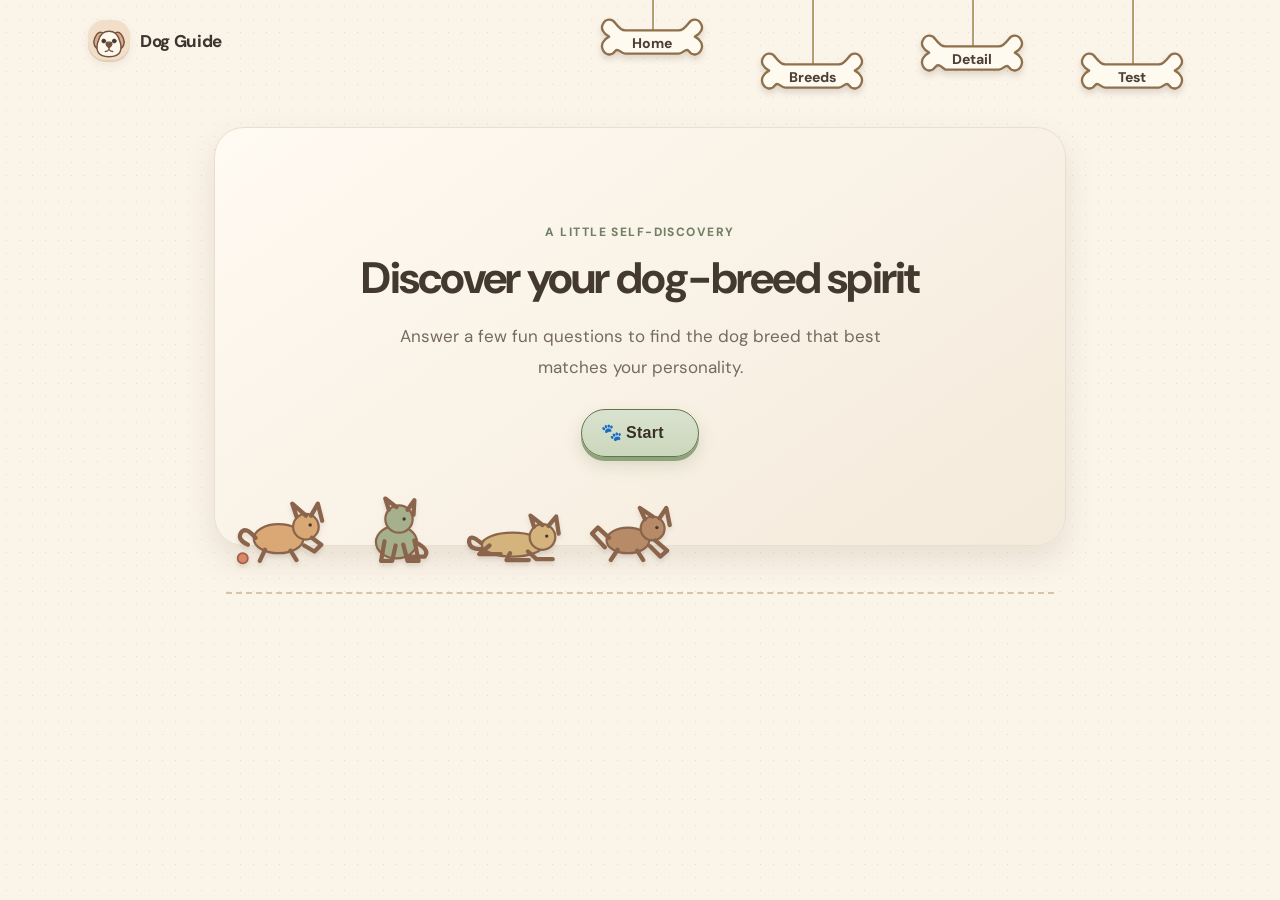
<file: test.html>
<!doctype html>
<html lang="en">
<head>
  <meta charset="utf-8">
  <meta name="viewport" content="width=device-width, initial-scale=1">
  <meta name="description" content="Take a lighthearted quiz to discover your dog breed personality match.">
  <title>Dog Breed Personality Quiz | Dog Guide</title>
  <link rel="stylesheet" href="styles.css">
  <script src="nav.js" defer></script>
  <script src="test.js" defer></script>
</head>
<body class="quiz-page">
  <header class="site-header">
    <a class="brand" href="index.html" aria-label="Dog Guide home"><span class="brand-mark" aria-hidden="true"><svg viewBox="0 0 48 48"><path class="ear" d="M17 14C12 10 8 13 5 20C2 27 5 34 11 35C16 35 19 29 20 22L22 17ZM31 14C36 10 40 13 43 20C46 27 43 34 37 35C32 35 29 29 28 22L26 17Z"/><path d="M24 11C17 11 12 16 10 23C8 28 7 33 9 38C11 43 17 45 24 45C31 45 37 43 39 38C41 33 40 28 38 23C36 16 31 11 24 11Z"/><circle class="icon-eye" cx="17" cy="24" r="2.6"/><circle class="icon-eye" cx="31" cy="24" r="2.6"/><path class="icon-nose" d="M20 28C20 26.5 21 25.5 22.5 25.5h3C27 25.5 28 26.5 28 28c0 2-2.5 4.3-4 5.5-1.5-1.2-4-3.5-4-5.5Z"/><path class="icon-mouth" d="M24 34v1M24 35c-1 2-3 3-5 3M24 35c1 2 3 3 5 3"/></svg></span><span>Dog Guide</span></a>
    <nav class="main-nav" aria-label="Main navigation">
      <a class="bone-link hang-short" href="index.html"><span class="bone-cord" aria-hidden="true"></span><svg class="bone-outline" viewBox="0 0 120 56" aria-hidden="true"><path d="M30 15C25 15 22 11 19 7 15 1 8 2 5 8 2 13 6 19 12 22 6 25 2 31 5 37c3 6 10 7 14 1 3-4 6 3 11 3h60c5 0 8-7 11-3 4 6 11 5 14-1 3-6-1-12-7-15 6-3 10-9 7-14-3-6-10-7-14-1-3 4-6 8-11 8Z"/></svg><span class="bone-label">Home</span></a>
      <a class="bone-link hang-long" href="breeds.html"><span class="bone-cord" aria-hidden="true"></span><svg class="bone-outline" viewBox="0 0 120 56" aria-hidden="true"><path d="M30 15C25 15 22 11 19 7 15 1 8 2 5 8 2 13 6 19 12 22 6 25 2 31 5 37c3 6 10 7 14 1 3-4 6 3 11 3h60c5 0 8-7 11-3 4 6 11 5 14-1 3-6-1-12-7-15 6-3 10-9 7-14-3-6-10-7-14-1-3 4-6 8-11 8Z"/></svg><span class="bone-label">Breeds</span></a>
      <a class="bone-link hang-mid" href="detail.html"><span class="bone-cord" aria-hidden="true"></span><svg class="bone-outline" viewBox="0 0 120 56" aria-hidden="true"><path d="M30 15C25 15 22 11 19 7 15 1 8 2 5 8 2 13 6 19 12 22 6 25 2 31 5 37c3 6 10 7 14 1 3-4 6-1 11 3h60c5 0 8-7 11-3 4 6 11 5 14-1 3-6-1-12-7-15 6-3 10-9 7-14-3-6-10-7-14-1-3 4-6 8-11 8Z"/></svg><span class="bone-label">Detail</span></a>
      <a class="bone-link hang-long active" href="test.html"><span class="bone-cord" aria-hidden="true"></span><svg class="bone-outline" viewBox="0 0 120 56" aria-hidden="true"><path d="M30 15C25 15 22 11 19 7 15 1 8 2 5 8 2 13 6 19 12 22 6 25 2 31 5 37c3 6 10 7 14 1 3-4 6 3 11 3h60c5 0 8-7 11-3 4 6 11 5 14-1 3-6-1-12-7-15 6-3 10-9 7-14-3-6-10-7-14-1-3 4-6 8-11 8Z"/></svg><span class="bone-label">Test</span></a>
    </nav>
  </header>
  <main class="quiz-main">
    <div class="quiz-progress-wrap" id="quiz-progress-wrap" hidden><div class="quiz-progress-label"><span id="quiz-progress-text">Question 1 of 7</span><span id="quiz-progress-percent">0%</span></div><div class="quiz-progress-track"><span id="quiz-progress-bar"></span></div></div>
    <section class="quiz-shell" id="quiz-shell" aria-live="polite"><div class="quiz-intro"><span class="quiz-kicker">A little self-discovery</span><h1>Discover your dog-breed spirit</h1><p>Answer a few fun questions to find the dog breed that best matches your personality.</p><button class="button" id="quiz-start" type="button">Start</button></div></section>
    <div class="quiz-dog-border" aria-hidden="true">
      <svg class="quiz-dog dog-play" viewBox="0 0 120 82"><ellipse cx="56" cy="50" rx="29" ry="17"/><circle cx="88" cy="36" r="15"/><path d="M77 24 72 9 88 23M94 23l8-14 5 20M29 49Q17 35 12 43q-5 8 8 14M40 63l-6 13M70 64l7 11M95 49l11 8-8 8-12-7"/><circle class="dog-eye" cx="93" cy="34" r="2"/><circle class="dog-ball" cx="14" cy="73" r="6"/></svg>
      <svg class="quiz-dog dog-sit" viewBox="0 0 120 82"><ellipse cx="57" cy="54" rx="24" ry="19"/><circle cx="60" cy="27" r="16"/><path d="M48 16 44 3 57 13M70 16 78 5 77 22M43 53l-4 23h13l4-18M65 57l5 19h13L78 52M79 54q18 9 11 17H72"/><circle class="dog-eye" cx="66" cy="27" r="2"/></svg>
      <svg class="quiz-dog dog-lie" viewBox="0 0 120 82"><ellipse cx="56" cy="57" rx="36" ry="14"/><circle cx="91" cy="48" r="15"/><path d="M81 36 77 23 91 34M98 35l9-11 3 20M29 58 17 68h25M53 67l-4 8h26M74 65l10 9h19M19 55Q5 43 5 54q1 9 14 8"/><circle class="dog-eye" cx="96" cy="47" r="2"/></svg>
      <svg class="quiz-dog dog-play dog-small" viewBox="0 0 120 82"><ellipse cx="54" cy="52" rx="25" ry="15"/><circle cx="83" cy="38" r="14"/><path d="M74 27 68 14 83 24M91 26l8-12 4 20M32 49 19 37l-7 7 15 16M42 63l-8 12M65 64l7 11M86 52l14 12-8 7-12-12"/><circle class="dog-eye" cx="88" cy="37" r="2"/></svg>
    </div>
  </main>
</body>
</html>
</file>
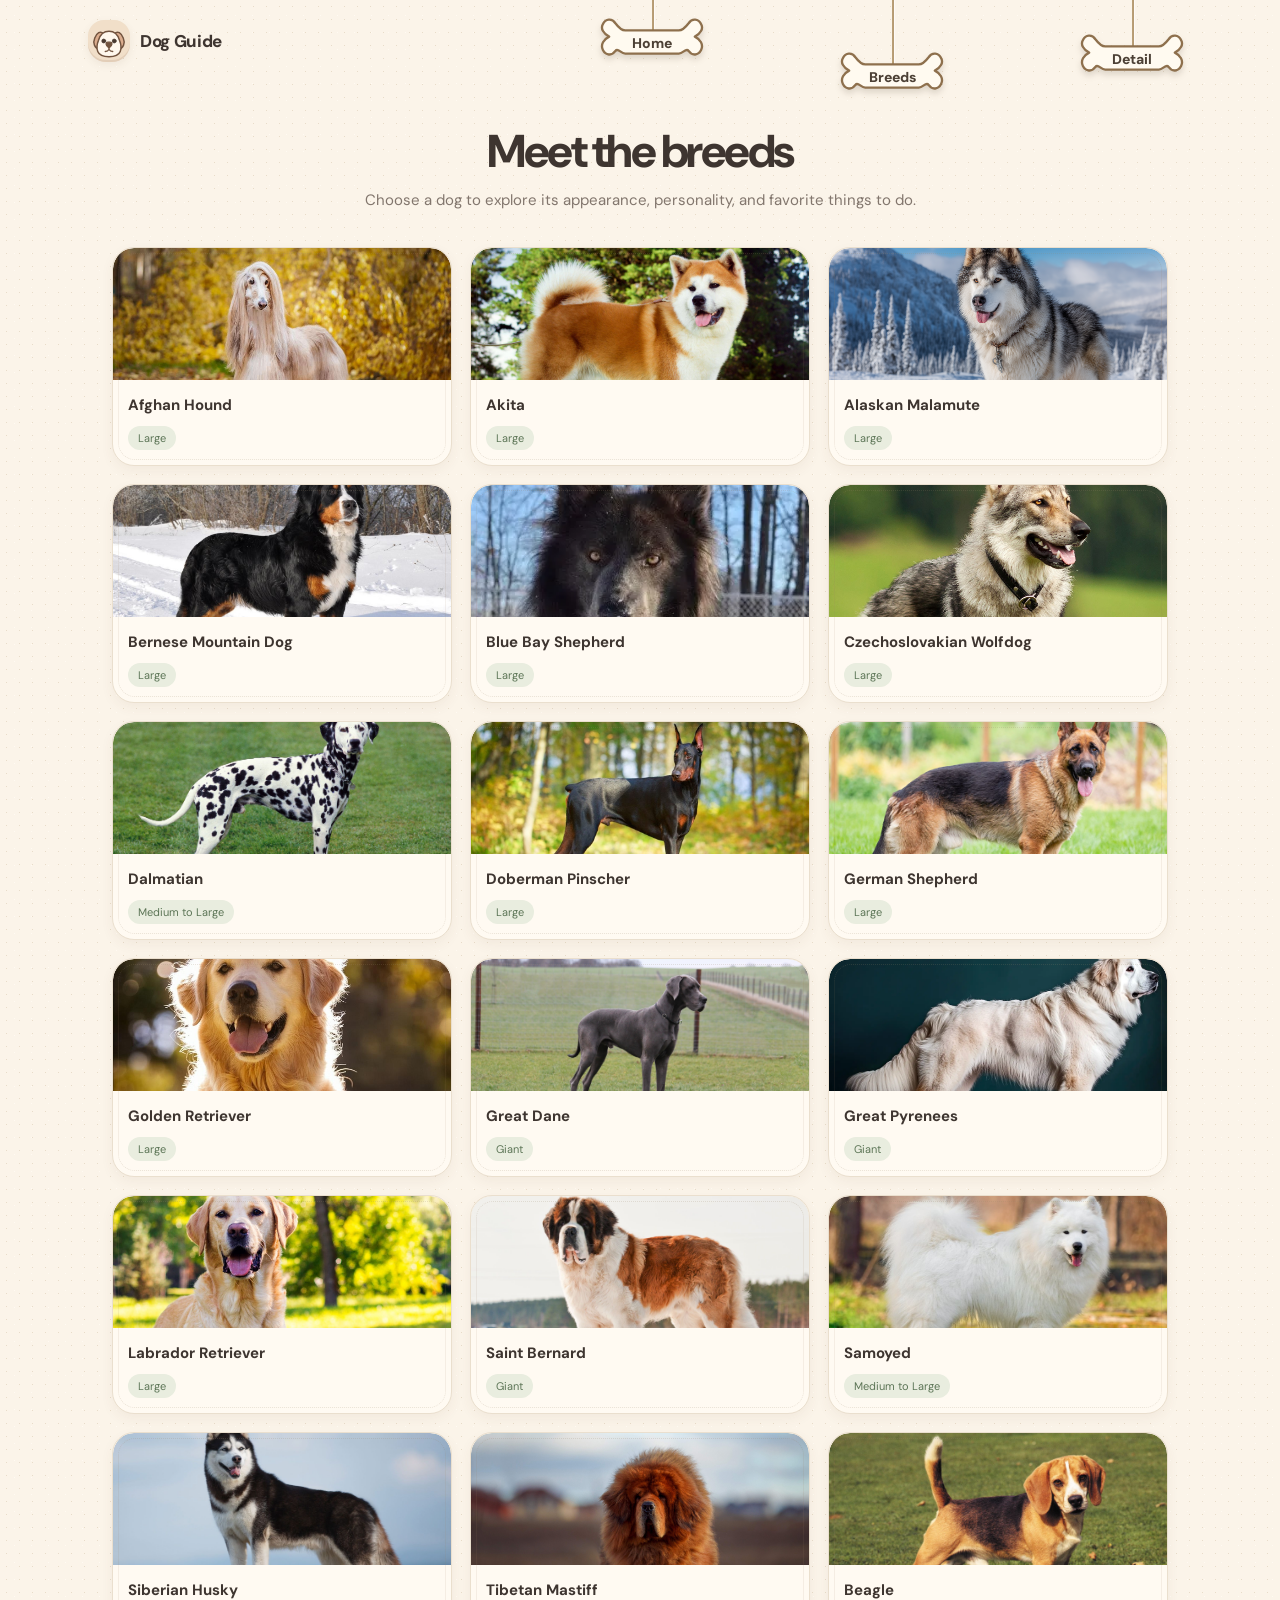
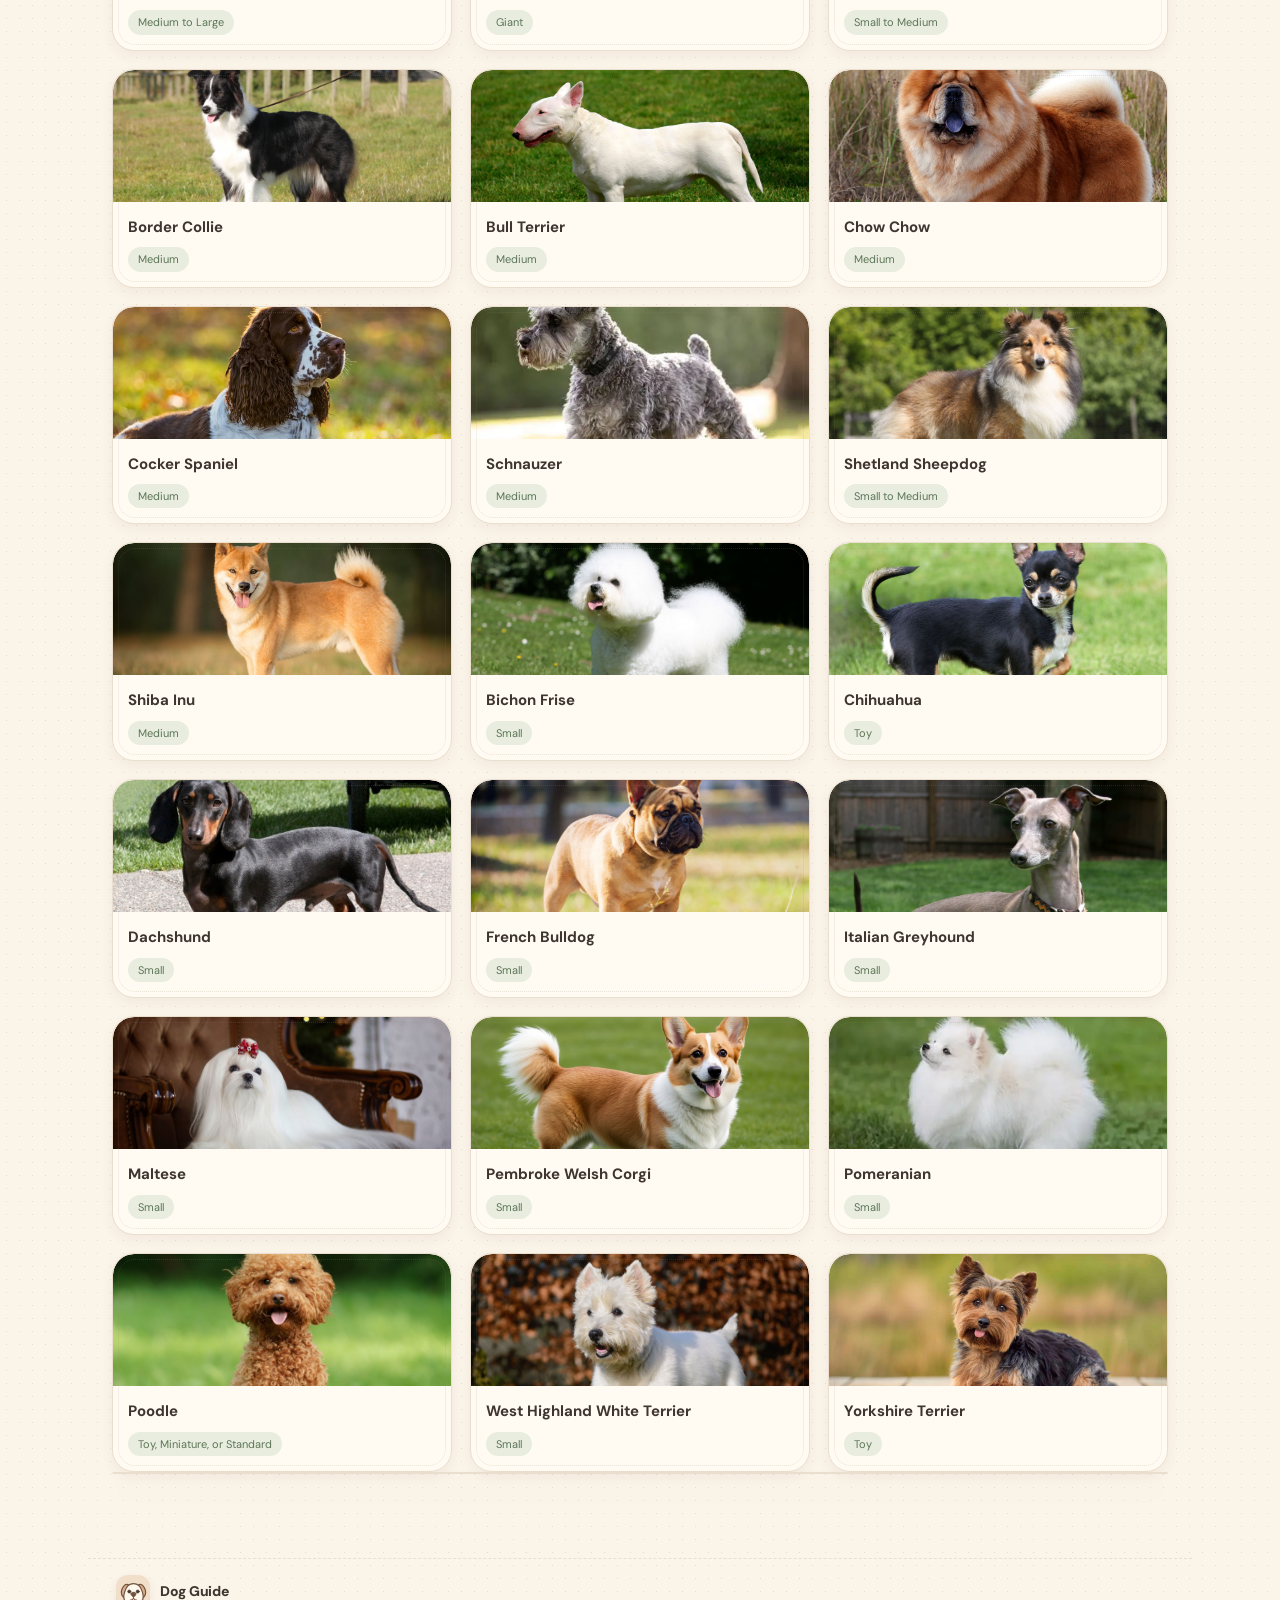
<file: type.html>
<!doctype html>
<html lang="en">
<head>
  <meta charset="utf-8">
  <meta name="viewport" content="width=device-width, initial-scale=1">
  <meta name="description" content="Explore dog breeds and learn about their appearance, personality, and favorite activities.">
  <title>Dog Breeds — Dog Guide</title>
  <link rel="stylesheet" href="styles.css">
  <script src="nav.js" defer></script>
</head>
<body>
  <header class="site-header"><a class="brand" href="index.html" aria-label="Dog Guide home"><span class="brand-mark" aria-hidden="true"><svg viewBox="0 0 48 48"><path class="ear" d="M17 14C12 10 8 13 5 20C2 27 5 34 11 35C16 35 19 29 20 22L22 17ZM31 14C36 10 40 13 43 20C46 27 43 34 37 35C32 35 29 29 28 22L26 17Z"/><path d="M24 11C17 11 12 16 10 23C8 28 7 33 9 38C11 43 17 45 24 45C31 45 37 43 39 38C41 33 40 28 38 23C36 16 31 11 24 11Z"/><circle class="icon-eye" cx="17" cy="24" r="2.6"/><circle class="icon-eye" cx="31" cy="24" r="2.6"/><path class="icon-nose" d="M20 28C20 26.5 21 25.5 22.5 25.5h3C27 25.5 28 26.5 28 28c0 2-2.5 4.3-4 5.5-1.5-1.2-4-3.5-4-5.5Z"/><path class="icon-mouth" d="M24 34v1M24 35c-1 2-3 3-5 3M24 35c1 2 3 3 5 3"/></svg></span><span>Dog Guide</span></a><nav class="main-nav" aria-label="Main navigation">
  <a class="bone-link hang-short" href="index.html"><span class="bone-cord" aria-hidden="true"></span><svg class="bone-outline" viewBox="0 0 120 56" aria-hidden="true"><path d="M30 15C25 15 22 11 19 7 15 1 8 2 5 8 2 13 6 19 12 22 6 25 2 31 5 37c3 6 10 7 14 1 3-4 6 3 11 3h60c5 0 8-7 11-3 4 6 11 5 14-1 3-6-1-12-7-15 6-3 10-9 7-14-3-6-10-7-14-1-3 4-6 8-11 8Z"/></svg><span class="bone-label">Home</span></a>
  <a class="bone-link hang-long active" href="type.html"><span class="bone-cord" aria-hidden="true"></span><svg class="bone-outline" viewBox="0 0 120 56" aria-hidden="true"><path d="M30 15C25 15 22 11 19 7 15 1 8 2 5 8 2 13 6 19 12 22 6 25 2 31 5 37c3 6 10 7 14 1 3-4 6 3 11 3h60c5 0 8-7 11-3 4 6 11 5 14-1 3-6-1-12-7-15 6-3 10-9 7-14-3-6-10-7-14-1-3 4-6 8-11 8Z"/></svg><span class="bone-label">Breeds</span></a>
  <a class="bone-link hang-mid" href="detail.html"><span class="bone-cord" aria-hidden="true"></span><svg class="bone-outline" viewBox="0 0 120 56" aria-hidden="true"><path d="M30 15C25 15 22 11 19 7 15 1 8 2 5 8 2 13 6 19 12 22 6 25 2 31 5 37c3 6 10 7 14 1 3-4 6 3 11 3h60c5 0 8-7 11-3 4 6 11 5 14-1 3-6-1-12-7-15 6-3 10-9 7-14-3-6-10-7-14-1-3 4-6 8-11 8Z"/></svg><span class="bone-label">Detail</span></a>
</nav></header>
  <main class="type-main">
    <section class="page-heading"><h1>Meet the breeds</h1><p>Choose a dog to explore its appearance, personality, and favorite things to do.</p></section>
    <section class="breed-layout" aria-label="Breed list and details"><div class="breed-list-wrap"><div id="breed-list" class="breed-grid"></div></div><aside id="breed-detail" class="detail-panel" aria-live="polite" aria-label="Breed details"></aside></section>
  </main>
  <footer class="site-footer"><a class="brand footer-brand" href="index.html" aria-label="Dog Guide home"><span class="brand-mark" aria-hidden="true"><svg viewBox="0 0 48 48"><path class="ear" d="M17 14C12 10 8 13 5 20C2 27 5 34 11 35C16 35 19 29 20 22L22 17ZM31 14C36 10 40 13 43 20C46 27 43 34 37 35C32 35 29 29 28 22L26 17Z"/><path d="M24 11C17 11 12 16 10 23C8 28 7 33 9 38C11 43 17 45 24 45C31 45 37 43 39 38C41 33 40 28 38 23C36 16 31 11 24 11Z"/><circle class="icon-eye" cx="17" cy="24" r="2.6"/><circle class="icon-eye" cx="31" cy="24" r="2.6"/><path class="icon-nose" d="M20 28C20 26.5 21 25.5 22.5 25.5h3C27 25.5 28 26.5 28 28c0 2-2.5 4.3-4 5.5-1.5-1.2-4-3.5-4-5.5Z"/><path class="icon-mouth" d="M24 34v1M24 35c-1 2-3 3-5 3M24 35c1 2 3 3 5 3"/></svg></span><span>Dog Guide</span></a></footer>
</body>
</html>
</file>
<file: styles.css>
@import url('https://fonts.googleapis.com/css2?family=DM+Sans:wght@400;500;600;700&family=Manrope:wght@400;500;600;700;800&display=swap');
:root{--ink:#3e3530;--muted:#82766d;--green:#637c5b;--green-dark:#4d6548;--cream:#fbf4e9;--paper:#fffaf2;--line:#eadfce;--peach:#f4d6bf;--sage:#e4eadc;--yellow:#f3dfaa;--shadow:0 14px 32px rgba(97,75,52,.12)}
*{box-sizing:border-box}body{margin:0;background-color:var(--cream);background-image:radial-gradient(#e8dcc9 0.6px,transparent .7px),radial-gradient(#fffaf2 0.6px,transparent .7px);background-size:13px 13px,17px 17px;background-position:0 0,6px 7px;color:var(--ink);font-family:'DM Sans','Manrope',sans-serif;line-height:1.65}a{color:inherit;text-decoration:none}.site-header{height:82px;max-width:1160px;margin:auto;padding:0 28px;display:flex;align-items:center;justify-content:space-between}.brand{display:flex;align-items:center;gap:10px;font-size:15px;font-weight:800;line-height:1.1;letter-spacing:-.02em}.brand-mark{width:42px;height:42px;border-radius:16px 16px 18px 18px;background:#f1dfc9;display:grid;place-items:center;color:#72543f;box-shadow:inset 0 -2px 0 rgba(126,86,58,.12),0 3px 8px rgba(97,75,52,.08)}.brand-mark svg{width:36px;height:36px;fill:#fff8ed;stroke:currentColor;stroke-width:2;stroke-linecap:round;stroke-linejoin:round}.brand-mark svg .ear{fill:#dbad8e}.main-nav{display:flex;align-items:center;gap:32px;font-size:13px;color:#74695f}.main-nav a{padding:8px 0;position:relative}.main-nav a:hover,.main-nav a.active{color:var(--green-dark)}.main-nav a.active:after{content:'';height:2px;background:#91a080;border-radius:2px;position:absolute;bottom:0;left:0;right:0}.hero{max-width:1104px;margin:34px auto 0;border-radius:34px;min-height:430px;padding:62px 7%;display:grid;grid-template-columns:1fr 1fr;align-items:center;background:linear-gradient(145deg,#edf0e2,#f4e5d5);position:relative;box-shadow:inset 0 0 0 1px rgba(255,255,255,.65),0 10px 30px rgba(91,76,57,.08)}.hero:before{content:'';position:absolute;inset:9px;border:1px dashed rgba(125,142,111,.26);border-radius:27px;pointer-events:none}.hero-copy{position:relative;z-index:2}.hero h1,.page-heading h1{margin:0;font-size:clamp(38px,5.4vw,59px);letter-spacing:-.055em;line-height:1.12;font-weight:700}.hero-lead{max-width:420px;margin:22px 0 25px;color:#70675e;font-size:15px;line-height:1.9}.button{display:inline-flex;gap:22px;align-items:center;padding:13px 21px;border-radius:22px;background:var(--green);color:#fffaf2;font-weight:700;font-size:13px;box-shadow:0 4px 0 #4c6247,0 7px 15px rgba(72,93,66,.17);transition:transform .2s,box-shadow .2s}.button:hover{transform:translateY(-2px);box-shadow:0 6px 0 #4c6247,0 10px 18px rgba(72,93,66,.2)}.home-image-slot{height:300px;max-width:390px;width:100%;justify-self:end;border-radius:42% 58% 48% 52%/52% 42% 58% 48%;background:rgba(255,250,242,.35);border:2px dashed rgba(139,125,101,.28);box-shadow:inset 0 0 0 9px rgba(255,250,242,.18);position:relative}.home-image-slot:before{content:'';position:absolute;inset:9px;border-radius:inherit;border:1px solid rgba(255,255,255,.55)}.site-footer{max-width:1104px;margin:58px auto 0;padding:24px 28px 32px;border-top:1px dashed var(--line);display:flex;align-items:center}.footer-brand{font-size:13px}.footer-brand .brand-mark{width:34px;height:34px;border-radius:12px}.footer-brand .brand-mark svg{width:29px;height:29px}.type-main{max-width:1104px;margin:44px auto 84px;padding:0 24px}.page-heading{text-align:center;margin:0 auto 35px}.page-heading h1{font-size:40px}.page-heading>p:last-child{margin:10px 0 0;color:var(--muted);font-size:13px}.breed-layout{display:grid;grid-template-columns:minmax(0,1.25fr) minmax(320px,.75fr);gap:25px;align-items:start}.breed-grid{display:grid;grid-template-columns:repeat(2,minmax(0,1fr));gap:15px}.breed-card{appearance:none;text-align:left;padding:0;position:relative;overflow:hidden;border:1px solid #eadfce;background:var(--paper);border-radius:22px;cursor:pointer;color:inherit;transition:border .18s,transform .18s,box-shadow .18s;font:inherit;box-shadow:0 5px 13px rgba(97,75,52,.06)}.breed-card:after{content:'';position:absolute;inset:5px;border:1px dotted rgba(157,136,107,.2);border-radius:17px;pointer-events:none}.breed-card:hover{transform:translateY(-3px);box-shadow:var(--shadow)}.breed-card.selected{border-color:#91a080;box-shadow:0 0 0 2px rgba(99,124,91,.16),var(--shadow)}.photo-placeholder{background:radial-gradient(ellipse at 50% 45%,#f5ead9 0,#f1e6d6 62%,#eee1d0 100%);color:#988a78;display:flex;align-items:center;justify-content:center;flex-direction:column;gap:5px;font-size:10px;letter-spacing:.03em}.breed-card .photo-placeholder{height:132px;border-radius:21px 21px 0 0}.placeholder-icon{display:grid;place-items:center;width:27px;height:27px;border:1px dashed #b7a991;border-radius:50%;font-size:18px;color:#92816a}.breed-card-copy{display:flex;flex-direction:column;align-items:flex-start;padding:13px 15px 15px}.breed-name{font-size:13px;font-weight:700}.breed-tag{font-size:10px;color:#5c7556;background:#e9eddf;padding:3px 10px;border-radius:20px;margin-top:8px}.card-arrow{position:absolute;bottom:17px;right:15px;color:#8c907a;font-size:15px}.detail-panel{position:sticky;top:18px;border-radius:24px;overflow:hidden;background:var(--paper);border:1px solid #eadfce;box-shadow:var(--shadow)}.detail-photo{height:190px}.detail-content{padding:23px 24px 21px}.detail-content h2{font-size:24px;line-height:1.35;margin:0;letter-spacing:-.035em}.detail-size{margin:4px 0 15px;color:var(--green);font-size:11px;font-weight:600}.detail-block{border-top:1px dashed #e8ddcc;padding:13px 0 10px}.detail-block h3{font-size:12px;margin:0 0 5px;color:#574b40}.detail-block p{color:#74695f;font-size:11px;line-height:1.85;margin:0}.breed-card:focus-visible,.button:focus-visible,.main-nav a:focus-visible{outline:3px solid #d5ac67;outline-offset:3px}
@media(max-width:800px){.hero{margin:15px 18px 0;min-height:390px;padding:44px 6%}.home-image-slot{height:255px;width:90%}.breed-layout{grid-template-columns:1fr}.detail-panel{position:static;grid-row:1}.detail-photo{height:160px}.detail-content{padding:21px}.breed-grid{grid-template-columns:repeat(3,minmax(0,1fr))}.type-main{margin-top:35px}.site-footer{margin:40px 18px 0}}
@media(max-width:560px){.site-header{height:70px;padding:0 18px}.main-nav{gap:20px;font-size:12px}.brand{font-size:13px;gap:8px}.brand-mark{width:36px;height:36px}.brand-mark svg{width:31px;height:31px}.hero{display:block;padding:35px 25px 28px;min-height:0;border-radius:27px}.hero h1{font-size:39px}.hero-lead{font-size:14px;margin:18px 0 22px}.home-image-slot{height:220px;margin:30px auto 0}.site-footer{padding:20px 0 26px}.type-main{padding:0 16px;margin:32px auto 56px}.page-heading{margin-bottom:25px}.page-heading h1{font-size:33px}.page-heading>p:last-child{font-size:12px}.breed-grid{grid-template-columns:repeat(2,minmax(0,1fr));gap:11px}.breed-card .photo-placeholder{height:108px}.breed-card-copy{padding:10px}.breed-name{font-size:12px}.card-arrow{right:10px;bottom:14px}.detail-content h2{font-size:21px}}
/* Clearer type and a tighter home layout */
body{font-size:17px}.brand{font-size:17px}.main-nav{font-size:15px}.hero.home-hero{min-height:350px;margin-top:24px;padding-top:46px;padding-bottom:46px}.hero h1{font-size:clamp(44px,5.8vw,66px);font-weight:800}.hero-lead{font-size:17px;line-height:1.8;font-weight:500}.button{font-size:15px;font-weight:700}.home-image-slot{height:260px}.site-footer{margin-top:20px;padding-top:16px;padding-bottom:20px}.page-heading h1{font-size:46px;font-weight:800}.page-heading>p:last-child{font-size:15px}.breed-name{font-size:15px;font-weight:700}.breed-tag{font-size:11px}.detail-content h2{font-size:27px;font-weight:800}.detail-size{font-size:13px}.detail-block h3{font-size:14px;font-weight:700}.detail-block p{font-size:13px;line-height:1.8}.photo-placeholder{font-size:12px}.footer-brand{font-size:14px}
@media(max-width:800px){.hero.home-hero{min-height:330px}.home-image-slot{height:230px}.site-footer{margin-top:18px}}
@media(max-width:560px){body{font-size:16px}.brand{font-size:14px}.main-nav{font-size:13px}.hero.home-hero{padding-top:32px;padding-bottom:24px}.hero h1{font-size:43px}.hero-lead{font-size:15px}.home-image-slot{height:175px;margin-top:22px}.site-footer{margin-top:12px;padding-top:13px;padding-bottom:16px}.page-heading h1{font-size:36px}.page-heading>p:last-child{font-size:13px}.breed-name{font-size:13px}.detail-content h2{font-size:23px}.detail-block h3{font-size:13px}.detail-block p{font-size:12px}}
/* A soft little toy corner for the home page */
.home-image-slot{border:0;border-radius:0;background:none;box-shadow:none;overflow:visible;isolation:isolate}.home-image-slot:before{display:none}.dog-bed{position:absolute;width:265px;height:130px;right:32px;bottom:5px;border-radius:50%;background:linear-gradient(180deg,#a8795e,#805840);box-shadow:0 14px 22px rgba(78,55,37,.2),inset 0 7px 0 rgba(255,235,205,.24),inset 0 -8px 0 rgba(79,49,31,.13);transform:rotate(-4deg)}.dog-bed:before{content:'';position:absolute;inset:12px 15px 17px;border-radius:50%;background:linear-gradient(150deg,#d4b28b,#b38b65);box-shadow:inset 0 4px 8px rgba(95,65,42,.18)}.bed-cushion{position:absolute;inset:24px 31px 26px;border-radius:50%;background:radial-gradient(ellipse at 38% 30%,#e6d3b2,#c9b18c 72%,#b79b75);box-shadow:inset 0 3px 8px rgba(100,72,47,.16)}.bed-bone{position:absolute;width:78px;height:25px;left:50%;top:50%;transform:translate(-50%,-50%) rotate(-12deg);background:#f5e8d0;clip-path:polygon(12% 0,23% 18%,77% 18%,88% 0,100% 15%,94% 38%,94% 62%,100% 85%,88% 100%,77% 82%,23% 82%,12% 100%,0 85%,6% 62%,6% 38%,0 15%);filter:drop-shadow(0 3px 2px rgba(74,55,37,.22))}.plush-toy{position:absolute;z-index:3;width:88px;height:83px;left:44px;top:48px;border-radius:44% 50% 48% 50%;background:radial-gradient(circle at 35% 28%,#f5d991,#e8bc68 72%,#cd9f54);box-shadow:inset 0 -5px 0 rgba(164,114,50,.12),0 8px 14px rgba(86,63,34,.2),0 0 0 4px rgba(237,201,128,.45);transform:rotate(-11deg)}.plush-toy:before,.plush-toy:after{content:'';position:absolute;top:-17px;width:27px;height:33px;border-radius:60% 60% 40% 40%;background:#e9bd69;z-index:-1}.plush-toy:before{left:5px;transform:rotate(-26deg)}.plush-toy:after{right:5px;transform:rotate(25deg)}.plush-eye{position:absolute;top:32px;width:6px;height:7px;border-radius:50%;background:#554334}.plush-eye.eye-left{left:24px}.plush-eye.eye-right{right:24px}.plush-smile{position:absolute;left:34px;top:47px;width:20px;height:10px;border-bottom:2px solid #79563c;border-radius:50%}.rope-toy{position:absolute;right:24px;top:26px;width:125px;height:38px;transform:rotate(26deg);z-index:4}.rope-center{position:absolute;left:22px;right:22px;top:11px;height:17px;border-radius:12px;background:repeating-linear-gradient(45deg,#9d684a 0 4px,#e0c18d 4px 8px,#ba8057 8px 11px);box-shadow:0 3px 5px rgba(73,49,31,.19)}.rope-knot{position:absolute;top:3px;width:31px;height:31px;border-radius:50%;background:repeating-linear-gradient(45deg,#a76f4e 0 4px,#e2c38f 4px 8px,#bd875d 8px 11px);box-shadow:0 3px 5px rgba(73,49,31,.18)}.knot-left{left:0}.knot-right{right:0}.scene-spark{position:absolute;color:#b58853;font-size:25px}.spark-one{left:7px;top:10px}.spark-two{right:0;top:116px;color:#87936a}
@media(max-width:800px){.site-header{height:116px}.home-image-slot{height:230px;width:90%;max-width:390px}.dog-bed{right:8px;width:245px;height:120px}.plush-toy{left:26px}.rope-toy{right:6px}}
@media(max-width:560px){.site-header{height:106px;padding-left:18px;padding-right:18px}.site-header>.brand{margin-top:18px}.main-nav{gap:4px}.bone-nav-item{--cord:16px!important;padding-top:var(--cord)}.bone-nav-item.hang-mid{--cord:29px!important}.bone-nav-item.hang-long{--cord:42px!important}.bone-toggle{min-width:80px;height:35px;padding:0 13px;font-size:11px}.bone-menu{top:calc(var(--cord) + 39px);min-width:165px}.hang-long .bone-menu{min-width:190px}.bone-menu a{font-size:12px;padding:8px 9px}.home-image-slot{height:180px;width:100%;margin-top:22px}.dog-bed{width:220px;height:104px;right:2px;bottom:0}.dog-bed:before{inset:10px 12px 14px}.bed-cushion{inset:20px 27px 23px}.bed-bone{transform:translate(-50%,-50%) rotate(-12deg) scale(.82)}.plush-toy{width:70px;height:67px;left:8px;top:30px}.plush-toy:before,.plush-toy:after{width:22px;height:27px;top:-13px}.plush-eye{top:26px;width:5px;height:6px}.plush-eye.eye-left{left:19px}.plush-eye.eye-right{right:19px}.plush-smile{left:27px;top:38px;width:16px}.rope-toy{right:2px;top:7px;transform:rotate(21deg) scale(.8);transform-origin:right top}.scene-spark{font-size:19px}}
/* Bone links stay attached to their hanging cords */
.main-nav{gap:18px;align-items:flex-start}.main-nav a.bone-link{position:relative;display:block;flex:0 0 120px;width:120px;height:calc(var(--cord) + 50px);padding:0;margin:0;color:#493c30;text-decoration:none}.main-nav a.bone-link:after{display:none}.bone-link.hang-short{--cord:18px}.bone-link.hang-mid{--cord:34px}.bone-link.hang-long{--cord:52px}.bone-cord{position:absolute;z-index:0;left:59px;top:0;width:2px;height:var(--cord);background:linear-gradient(90deg,#8e704d,#e1c99c 48%,#8e704d);transform-origin:top center;box-shadow:1px 0 1px rgba(255,255,255,.7);transition:height .24s,transform .24s}.bone-outline{position:absolute;z-index:1;left:0;top:calc(var(--cord) - 1px);width:120px;height:50px;overflow:visible;filter:drop-shadow(0 4px 3px rgba(75,59,38,.16));transform-origin:60px 3px;transition:transform .24s,filter .24s}.bone-outline path{fill:#fffaf0;stroke:#8e704d;stroke-width:2.6;stroke-linejoin:round}.bone-label{position:absolute;z-index:2;left:0;top:calc(var(--cord) + 14px);width:120px;text-align:center;color:#4c4035;font-size:14px;font-weight:800;line-height:22px;pointer-events:none;transition:transform .24s}.bone-link:hover .bone-outline{transform:rotate(-2deg) translateY(2px);filter:drop-shadow(0 6px 4px rgba(75,59,38,.2))}.bone-link:hover .bone-cord{transform:rotate(-1deg)}.bone-link.is-dropping .bone-cord{height:calc(var(--cord) + 8px);transform:rotate(2deg)}.bone-link.is-dropping .bone-outline{transform:translateY(8px) rotate(4deg)}.bone-link.is-dropping .bone-label{transform:translateY(8px) rotate(4deg)}.bone-link:focus-visible{outline:3px solid #b89965;outline-offset:2px;border-radius:12px}.bone-link:focus-visible .bone-outline path{stroke:#5e794f}
@media(max-width:560px){.main-nav{gap:3px}.main-nav a.bone-link{flex-basis:94px;width:94px;height:calc(var(--cord) + 43px)}.bone-link.hang-short{--cord:16px}.bone-link.hang-mid{--cord:28px}.bone-link.hang-long{--cord:42px}.bone-cord{left:46px}.bone-outline{top:calc(var(--cord) - 1px);width:94px;height:43px}.bone-label{width:94px;top:calc(var(--cord) + 12px);font-size:12px}.bone-outline path{stroke-width:3}}
/* Let each cord meet the thicker center of its bone */
.bone-cord{height:calc(var(--cord) + 12px)}
.bone-link.is-dropping .bone-cord{height:calc(var(--cord) + 20px)}
@media(max-width:560px){.bone-cord{left:47px}}
/* Keep the bone indexes pinned to the same header coordinates on every page */
.site-header{position:relative}.site-header .main-nav{position:absolute;right:28px;top:0;width:258px;height:auto;justify-content:space-between;gap:18px;align-items:flex-start}
@media(max-width:560px){.site-header .main-nav{right:18px;width:191px;gap:3px}}
.brand-mark svg .icon-eye{fill:#493a30;stroke:#493a30;stroke-width:1}.brand-mark svg .icon-nose{fill:#72543f;stroke:#72543f;stroke-width:1.6;stroke-linejoin:round}.brand-mark svg .icon-mouth{fill:none;stroke:#72543f;stroke-width:1.7;stroke-linecap:round;stroke-linejoin:round}
.breed-photo{display:block;width:100%;height:100%;object-fit:cover;border-radius:inherit}.breed-card .photo-placeholder{overflow:hidden}.detail-photo{overflow:hidden}
.breed-card .breed-photo{object-position:center 30%}.detail-photo .breed-photo{object-fit:contain;background:#f1e6d6}
.breed-card:has([src*="miniature-poodle"] ) .breed-photo,.breed-card:has([src*="Beagles-pets"]) .breed-photo{object-position:center 16%}
.card-arrow{z-index:2;bottom:10px;right:10px;padding:6px 9px;border-radius:14px;background:#637c5b;color:white;font-size:11px;font-weight:700}
.detail-page-card{overflow:hidden;border:1px solid #eadfce;border-radius:24px;background:var(--paper);box-shadow:var(--shadow)}
.detail-page-photo{display:block;width:100%;max-height:460px;object-fit:contain;background:#f1e6d6}
.detail-page-card .detail-content{max-width:780px;margin:auto}
.detail-page-card h1{margin:0}
.detail-page-actions{display:flex;justify-content:flex-end;margin-top:22px}
.breed-more-card{min-height:200px;padding:24px;display:flex;flex-direction:column;align-items:center;justify-content:center;gap:8px;text-align:center;border:2px dashed #c9b89f;border-radius:22px;background:linear-gradient(145deg,#f7f0e5,#eee7d9);color:#665849}
.breed-more-card strong{font-size:17px;color:#4e4439}
.breed-more-card>span:last-child{max-width:220px;font-size:13px;line-height:1.6}
.breed-more-paw{font-size:27px;line-height:1}
.detail-page-card .detail-block h2{display:inline-flex;align-items:center;gap:7px;margin:0 0 10px;padding:5px 13px;border:2px solid #b99a73;border-radius:15px 15px 15px 6px;background:linear-gradient(135deg,#fffaf1,#f4e8d7);box-shadow:0 3px 0 rgba(126,86,58,.13);color:#574b40;font-size:16px;line-height:1.4;letter-spacing:0}
.detail-page-card .detail-block h2:before{content:'🐾';font-size:20px;line-height:1}
.detail-page-card .detail-block p{font-size:15px;line-height:1.9}
.site-header .main-nav{width:378px}
@media(max-width:560px){.site-header .main-nav{width:285px}}
.breed-card .breed-photo[src*="miniature-poodle-900x900-crop"]{object-position:center 50%}
.breed-card .breed-photo[src*="Beagles-pets"]{object-position:center 30%}
.breed-card .breed-photo[src*="Chow-Chow-Dog-Breed-Information"]{object-position:center 20%}
.breed-card .breed-photo[src*="tibetan-mastiff-4"]{object-position:center 18%}
.breed-card .breed-photo[src*="Maltese_FeaturedImage"]{object-position:center 18%}
.breed-card .breed-photo[src*="Saint-bernard-dog"]{object-position:center 18%}
.breed-card .breed-photo[src*="smooth-haired-dachshund"]{object-position:center 18%}
.breed-card .breed-photo[src*="Italian_Greyhound_standing_gray"]{object-position:center 18%}
.breed-card .breed-photo[src*="dalmatian-adult"]{object-position:center 18%}
.breed-card .breed-photo[src*="akita-adulto"]{object-position:center 20%}
.breed-card .breed-photo[src*="Bull_Terrier_R_02"]{object-position:center 18%}
.breed-card .breed-photo[src*="West-Highland-white-terrier"]{object-position:center 18%}
.breed-card .breed-photo[src*="Afgan_Hound"]{object-position:center 18%}
.breed-card .breed-photo[src*="Doberman-Pinscher_Featured-Image"]{object-position:center 20%}
.breed-card .breed-photo[src*="Cocker-Spaniel-Breed-Information"]{object-position:center 18%}
.breed-card .breed-photo[src*="bf4e2e0e9b813a4c35bf6602a24b"]{object-position:center 18%}
.breed-card .breed-photo[src*="OIP.ncFnLqINaXTK82Xb_gnDBwAAAA"]{object-position:center 32%}
.breed-card .breed-photo[src*="shetland-sheepdog"]{object-position:center 18%}
.site-header .main-nav{width:498px}
.quiz-nav a.active{background:#e9eddf;color:var(--green-dark);font-weight:700}
@media(max-width:560px){.site-header .main-nav{width:284px}.site-header .main-nav a.bone-link{flex:0 0 70px;width:70px}.site-header .main-nav .bone-cord{left:34px}.site-header .main-nav .bone-outline{width:70px;height:42px}.site-header .main-nav .bone-label{width:70px;font-size:10px}}
.home-quiz-link{max-width:1104px;margin:22px auto 0;padding:0 28px;text-align:right}
.quiz-page [hidden]{display:none!important}
.quiz-nav{display:flex;gap:22px;align-items:center;color:#74695f;font-size:14px}
.quiz-nav a{padding:8px 12px;border-radius:18px;transition:background .2s,color .2s}
.quiz-nav a:hover{background:#e9eddf;color:var(--green-dark)}
.quiz-main{max-width:900px;margin:45px auto 80px;padding:0 24px}
.quiz-progress-wrap{position:sticky;top:12px;z-index:5;margin:0 auto 20px;padding:14px 18px;border:1px solid #eadfce;border-radius:18px;background:rgba(255,250,242,.96);box-shadow:0 5px 16px rgba(97,75,52,.08);backdrop-filter:blur(8px)}
.quiz-progress-label{display:flex;justify-content:space-between;gap:12px;margin-bottom:8px;color:#66594c;font-size:13px;font-weight:700}
.quiz-progress-track{height:8px;overflow:hidden;border-radius:99px;background:#e8ddcc}
.quiz-progress-track span{display:block;width:0;height:100%;border-radius:inherit;background:linear-gradient(90deg,#94a184,#637c5b);transition:width .25s ease}
.quiz-shell{min-height:360px;padding:clamp(24px,5vw,48px);border:1px solid #eadfce;border-radius:30px;background:linear-gradient(145deg,#fffaf2,#f4eadb);box-shadow:var(--shadow)}
.quiz-intro{text-align:center;max-width:620px;margin:40px auto}
.quiz-kicker{display:inline-block;margin-bottom:10px;color:#718064;font-size:12px;font-weight:800;letter-spacing:.12em;text-transform:uppercase}
.quiz-intro h1,.quiz-question h1,.quiz-results>h1{margin:0;color:#43392f;font-size:clamp(30px,5vw,44px);line-height:1.15;letter-spacing:-.04em}
.quiz-intro p{margin:18px auto 26px;max-width:540px;color:#766a5e;line-height:1.8}
.quiz-question{max-width:680px;margin:0 auto}
.quiz-question h1{font-size:clamp(26px,4vw,36px);margin-bottom:25px}
.quiz-answers{display:grid;gap:11px}
.quiz-answer{display:flex;align-items:center;gap:14px;width:100%;padding:14px 16px;border:1px solid #dfd2c0;border-radius:17px;background:#fffdf8;color:#574b40;text-align:left;font:inherit;cursor:pointer;transition:transform .18s,border .18s,background .18s,box-shadow .18s}
.quiz-answer:hover{transform:translateY(-2px);border-color:#a7b091;box-shadow:0 5px 12px rgba(97,75,52,.08)}
.quiz-answer.is-selected{border-color:#748667;background:#edf0e5;box-shadow:0 0 0 2px rgba(99,124,91,.14)}
.quiz-answer-mark{display:grid;place-items:center;flex:0 0 30px;width:30px;height:30px;border-radius:50%;background:#f1e6d6;color:#705c44;font-size:12px;font-weight:800}
.quiz-answer.is-selected .quiz-answer-mark{background:#718064;color:#fff}
.quiz-controls{display:flex;justify-content:space-between;align-items:center;margin-top:25px}
.quiz-controls button:disabled{opacity:.45;cursor:not-allowed;transform:none}
.quiz-back{padding:10px 14px;border:0;background:transparent;color:#6e6256;font:inherit;font-weight:700;cursor:pointer}
.quiz-results>h1{margin-bottom:24px}
.quiz-result-featured{display:grid;grid-template-columns:repeat(2,minmax(0,1fr));gap:16px}
.quiz-result-card{overflow:hidden;border:1px solid #e4d8c8;border-radius:20px;background:#fffdf8;box-shadow:0 6px 16px rgba(97,75,52,.07)}
.quiz-result-card img{display:block;width:100%;height:190px;object-fit:cover;object-position:center 25%;background:#f1e6d6}
.quiz-result-card>div{padding:16px 18px 18px}
.quiz-result-label{color:#718064;font-size:11px;font-weight:800;letter-spacing:.1em;text-transform:uppercase}
.quiz-result-card h2{margin:5px 0 7px;color:#43392f;font-size:21px;line-height:1.25}
.quiz-result-card p{margin:0;color:#766a5e;font-size:13px;line-height:1.7}
.quiz-result-card.is-primary{border-color:#a6b092;box-shadow:0 0 0 2px rgba(99,124,91,.13),0 8px 18px rgba(97,75,52,.08)}
.quiz-match{margin-top:28px;padding-top:21px;border-top:1px dashed #dacdbb}
.quiz-match>h2{margin:0;color:#43392f;font-size:22px}
.quiz-match>p{margin:5px 0 14px;color:#766a5e;font-size:14px}
.quiz-result-card.is-match{max-width:460px}
.quiz-home-button{margin-top:25px}
#quiz-start{position:relative;padding:14px 34px 14px 44px;border:1px solid #60774b;border-radius:999px;background:linear-gradient(180deg,#d9e2cf,#cbd7bc);color:#382f27;box-shadow:0 4px 0 #8fa27b,0 8px 17px rgba(78,103,57,.18);font-size:16px;letter-spacing:.02em;transition:transform .2s,box-shadow .2s,filter .2s}
#quiz-start:before{content:'🐾';position:absolute;left:19px;top:50%;transform:translateY(-52%);font-size:17px}
#quiz-start:hover{transform:translateY(-2px);filter:brightness(1.04);box-shadow:0 6px 0 #8fa27b,0 11px 20px rgba(78,103,57,.22)}
#quiz-start:active{transform:translateY(3px);filter:brightness(.98);box-shadow:0 1px 0 #8fa27b,0 3px 7px rgba(78,103,57,.16);transition-duration:.06s}
.quiz-dog-border{position:relative;z-index:2;display:flex;align-items:flex-end;justify-content:space-around;gap:12px;height:78px;margin:-55px 12px 0;padding:0 10px;border-bottom:2px dashed #d8c5a7;pointer-events:none}
.quiz-dog{width:clamp(64px,13vw,112px);height:70px;overflow:visible;fill:#d9a875;stroke:#8a654b;stroke-width:2.6;stroke-linecap:round;stroke-linejoin:round;filter:drop-shadow(0 3px 2px rgba(91,67,46,.14))}
.quiz-dog path{fill:none;stroke:#8a654b;stroke-width:5;stroke-linecap:round;stroke-linejoin:round}
.quiz-dog .dog-eye{fill:#49392d;stroke:none}
.quiz-dog .dog-ball{fill:#d88769;stroke:#a45e4b;stroke-width:2}
.dog-sit{fill:#a7b08d}
.dog-lie{fill:#d4b37c}
.dog-small{fill:#b78b68}
.quiz-answer:focus-visible,.quiz-back:focus-visible,.quiz-nav a:focus-visible{outline:3px solid #d5ac67;outline-offset:3px}
@media(max-width:560px){.home-quiz-link{padding:0 18px;text-align:center}.quiz-main{margin:28px auto 55px;padding:0 16px}.quiz-shell{padding:23px 18px;border-radius:23px}.quiz-intro{margin:25px auto}.quiz-progress-wrap{top:6px;padding:12px}.quiz-answer{padding:12px}.quiz-result-featured{grid-template-columns:1fr}.quiz-result-card img{height:210px}.quiz-nav{gap:4px;font-size:12px}}

/* Three-column breed catalog and animated breed dock */
.breed-layout{display:block}.breed-catalog{width:100%}.breed-grid{grid-template-columns:repeat(3,minmax(0,1fr));gap:18px}.breed-card{display:block}.breed-card-copy{min-height:76px}.breed-card:hover{transform:translateY(-4px);border-color:#b6bd9f}.breed-card:focus-visible{outline:3px solid #d5ac67;outline-offset:3px}
.breed-dock{margin:36px 0 0;padding:21px 20px 16px;border:1px solid #eadfce;border-radius:25px;background:rgba(255,250,242,.82);box-shadow:0 7px 22px rgba(97,75,52,.07)}.breed-dock h2{margin:0 0 15px;font-size:17px;letter-spacing:-.02em}.breed-dock-track{display:flex;align-items:flex-end;gap:12px;min-height:132px;padding:18px 12px 10px;overflow-x:auto;overscroll-behavior-x:contain;scrollbar-width:thin;scrollbar-color:#c6b59c transparent}.dock-item{--dock-scale:1;--dock-lift:0px;position:relative;display:flex;flex:0 0 72px;flex-direction:column;align-items:center;gap:6px;transform:translateY(calc(-1 * var(--dock-lift))) scale(var(--dock-scale));transform-origin:bottom center;transition:transform .16s cubic-bezier(.2,.8,.2,1),filter .16s;z-index:1}.dock-item:hover,.dock-item:focus-visible{z-index:3;filter:drop-shadow(0 8px 9px rgba(80,65,49,.2));outline:none}.dock-item img{display:block;width:64px;height:88px;object-fit:cover;border:2px solid #fffaf2;border-radius:18px;background:#f1e6d6;box-shadow:0 4px 10px rgba(97,75,52,.12)}.dock-item span{max-width:86px;overflow:hidden;color:#65584b;font-size:9px;font-weight:700;text-overflow:ellipsis;white-space:nowrap}.dock-item.is-current img{border-color:#91a080;box-shadow:0 0 0 2px rgba(99,124,91,.18),0 4px 10px rgba(97,75,52,.12)}
@media(max-width:800px){.breed-layout{grid-template-columns:1fr}.breed-grid{grid-template-columns:repeat(3,minmax(0,1fr))}}
@media(max-width:560px){.breed-grid{grid-template-columns:repeat(2,minmax(0,1fr));gap:11px}.breed-card .photo-placeholder{height:108px}.breed-dock{margin-top:27px;padding:17px 14px 12px}.breed-dock-track{gap:8px}.dock-item{flex-basis:64px}.dock-item img{width:56px;height:78px}}
/* Landscape thumbnails and lighter pointer animation */
.breed-dock-track{gap:10px;padding:22px 18px 12px;scroll-behavior:smooth;scroll-snap-type:x proximity}.dock-item{flex-basis:150px;transition:transform .12s ease-out,filter .12s ease-out;will-change:transform}.dock-item img{width:140px;height:92px;border-radius:15px;transform:translateZ(0)}.dock-item span{max-width:142px;font-size:10px}.dock-item.is-current{scroll-snap-align:center}
@media(max-width:560px){.breed-dock-track{gap:8px;padding:20px 12px 10px}.dock-item{flex-basis:122px}.dock-item img{width:114px;height:78px}.dock-item span{max-width:116px}}
/* Keep lifted dock thumbnails inside the horizontal scrollport */
.breed-dock-track{padding-top:48px;min-height:158px}
@media(max-width:560px){.breed-dock-track{padding-top:42px;min-height:144px}}
.breed-search-wrap{display:block;max-width:420px;margin:0 auto 20px}.breed-search{display:block;width:100%;height:44px;padding:0 16px;border:1px solid #dfd2c0;border-radius:16px;background:#fffdf8;color:#574b40;font:inherit;font-size:13px;box-shadow:0 3px 10px rgba(97,75,52,.05);outline:none;transition:border-color .16s,box-shadow .16s}.breed-search:focus{border-color:#91a080;box-shadow:0 0 0 3px rgba(99,124,91,.13)}.breed-search::placeholder{color:#a09485}.dock-search-wrap{max-width:460px;margin:0 0 12px}.dock-search{height:40px}.sr-only{position:absolute;width:1px;height:1px;padding:0;margin:-1px;overflow:hidden;clip:rect(0,0,0,0);white-space:nowrap;border:0}


.breed-search-wrap{display:flex;gap:8px;align-items:center}
.breed-search-wrap .breed-search{flex:1;min-width:0}
.breed-search-button{height:44px;padding:0 18px;border:0;border-radius:14px;background:var(--green);color:#fffaf2;font:inherit;font-size:13px;font-weight:700;cursor:pointer}
.breed-search-button:hover{background:var(--green-dark)}
.breed-search-status{min-height:1.5em;margin:-10px auto 10px;color:var(--muted);font-size:12px;text-align:center}
.contact-main{max-width:760px}
.contact-card{max-width:620px;margin:0 auto;padding:clamp(28px,6vw,54px);border:1px solid var(--line);border-radius:28px;background:var(--paper);box-shadow:var(--shadow);text-align:center}
.contact-kicker{color:var(--green-dark);font-size:12px;font-weight:700;letter-spacing:.1em;text-transform:uppercase}
.contact-card h2{margin:10px 0;font-size:clamp(26px,4vw,36px);letter-spacing:-.04em}
.contact-card>p{max-width:440px;margin:0 auto 22px;color:var(--muted);font-size:15px;line-height:1.8}
.contact-card .contact-email{display:block;margin:0 auto 22px;color:var(--green-dark);font-size:clamp(18px,3vw,23px);font-weight:700;overflow-wrap:anywhere}
.contact-button{justify-content:center}
.contact-card .contact-note{margin:24px auto 0;font-size:12px}
@media(max-width:560px){.contact-main{margin-top:30px}.contact-card{padding:30px 22px}}
/* Fit all five navigation bones, including Contact */
.site-header .main-nav{width:600px;gap:0}
.site-header .main-nav .bone-cord{left:50%}
@media(max-width:560px){
  .site-header .main-nav{width:min(350px,calc(100vw - 32px));gap:4px}
  .site-header .main-nav a.bone-link{flex:1 1 0;width:auto;min-width:0}
  .site-header .main-nav .bone-outline,.site-header .main-nav .bone-label{width:100%}
}
.home-quiz-link{display:flex;justify-content:flex-end;gap:12px}
.surprise-button{background:#f3dfaa;color:#5c4933;box-shadow:0 4px 0 #d7bd83,0 7px 15px rgba(97,75,52,.12)}
.surprise-button:hover{background:#f7e9c5;box-shadow:0 6px 0 #d7bd83,0 10px 18px rgba(97,75,52,.16)}
.surprise-main{max-width:1104px}
.surprise-videos{display:grid;grid-template-columns:repeat(3,minmax(0,1fr));gap:18px}
.surprise-video-card{min-width:0;padding:14px;border:1px solid var(--line);border-radius:22px;background:var(--paper);box-shadow:0 5px 13px rgba(97,75,52,.06)}
.surprise-video-card h2{margin:0 0 10px;font-size:16px}
.surprise-video-card video{display:block;width:100%;aspect-ratio:16/10;object-fit:contain;border-radius:14px;background:#2a2724}
@media(max-width:800px){.surprise-videos{grid-template-columns:1fr 1fr}}
@media(max-width:560px){.home-quiz-link{justify-content:center;flex-wrap:wrap}.surprise-videos{grid-template-columns:1fr}.surprise-video-card{padding:12px}}
.surprise-photo-section{margin-top:34px}
.surprise-photo-section>h2{margin:0 0 14px;font-size:21px}
.surprise-photos{display:grid;grid-template-columns:repeat(4,minmax(0,1fr));gap:14px}
.surprise-photo{display:block;min-width:0;padding:8px;border:1px solid var(--line);border-radius:18px;background:var(--paper);color:var(--muted);font:inherit;font-size:11px;cursor:zoom-in;text-align:center;box-shadow:0 5px 13px rgba(97,75,52,.06)}
.surprise-photo img{display:block;width:100%;height:190px;object-fit:cover;border-radius:12px;background:#eee1d0}

.surprise-photo:hover{border-color:#b6bd9f;transform:translateY(-2px)}
.photo-lightbox{position:fixed;max-width:95vw;max-height:94vh;padding:18px;border:1px solid rgba(255,255,255,.3);border-radius:18px;background:#211e1b;box-shadow:0 20px 70px rgba(0,0,0,.45)}
.photo-lightbox::backdrop{background:rgba(22,19,16,.82)}
.photo-lightbox img{display:block;max-width:calc(95vw - 36px);max-height:calc(94vh - 36px);object-fit:contain;border-radius:8px}
.photo-lightbox-close{position:absolute;top:6px;right:6px;width:34px;height:34px;border:0;border-radius:50%;background:rgba(255,255,255,.92);color:#332b25;font-size:25px;line-height:1;cursor:pointer}
@media(max-width:800px){.surprise-photos{grid-template-columns:repeat(2,minmax(0,1fr))}}
@media(max-width:560px){.surprise-photo img{height:150px}.photo-lightbox{padding:10px}.photo-lightbox img{max-width:calc(95vw - 20px);max-height:calc(94vh - 20px)}}
.quiz-dog-border{display:block;height:98px;margin:-50px 12px 0;padding:0;overflow:hidden;border-bottom:2px dashed #d8c5a7}
.quiz-dog-walker{position:absolute;left:0;bottom:3px;width:132px;height:88px;overflow:visible;animation:quiz-dog-patrol 8s ease-in-out infinite alternate}
.walker-ground-shadow{fill:rgba(79,59,39,.16);animation:walker-shadow 0.48s ease-in-out infinite alternate}
.walker-bob{transform-box:view-box;transform-origin:90px 90px;animation:walker-bob .48s ease-in-out infinite alternate}
.walker-tail{transform-box:view-box;transform-origin:51px 59px;animation:walker-tail .36s ease-in-out infinite alternate}
.walker-leg{transform-box:view-box;animation:walker-step .24s ease-in-out infinite alternate}
.walker-leg-back{transform-origin:62px 70px;animation-delay:-.24s}
.walker-leg-front-far{transform-origin:118px 70px;animation-delay:-.12s}
.walker-leg-back-near{transform-origin:68px 72px}
.walker-leg-front-near{transform-origin:122px 70px;animation-delay:-.24s}
@keyframes quiz-dog-patrol{0%{left:0;transform:scaleX(1)}46%{left:calc(100% - 132px);transform:scaleX(1)}50%{left:calc(100% - 132px);transform:scaleX(-1)}96%{left:0;transform:scaleX(-1)}100%{left:0;transform:scaleX(1)}}
@keyframes walker-step{from{transform:rotate(-20deg)}to{transform:rotate(20deg)}}
@keyframes walker-bob{from{transform:translateY(0)}to{transform:translateY(-2px)}}
@keyframes walker-tail{from{transform:rotate(-8deg)}to{transform:rotate(12deg)}}
@keyframes walker-shadow{from{transform:scaleX(.94);opacity:.75}to{transform:scaleX(1.04);opacity:1}}
@media(prefers-reduced-motion:reduce){.quiz-dog-walker,.walker-ground-shadow,.walker-bob,.walker-tail,.walker-leg{animation:none}}
.quiz-machine{max-width:900px;margin:22px auto 52px;padding:0 12px}
.machine-stage{position:relative;height:230px;overflow:hidden;border:1px solid #e8ddca;border-radius:24px;background:linear-gradient(180deg,#fffaf0 0%,#f5ead9 70%,#eee0ca 100%);box-shadow:0 8px 22px rgba(97,75,52,.08)}
.machine-stage:before{content:"";position:absolute;left:0;right:0;bottom:30px;border-bottom:2px dashed rgba(137,116,84,.35)}
.machine-stage:after{content:"";position:absolute;left:0;right:0;bottom:0;height:30px;background:linear-gradient(180deg,rgba(226,211,187,.08),rgba(208,187,153,.2));pointer-events:none}
.launcher-station{position:absolute;z-index:3;left:2%;bottom:31px;width:100px;text-align:center}
.launcher-button{display:flex;width:96px;height:95px;margin:auto;padding:0;flex-direction:column;align-items:center;justify-content:flex-end;border:0;background:transparent;cursor:pointer;transition:transform .15s;position:relative}
.launcher-button:hover:not(:disabled){transform:translateY(-3px)}
.launcher-button:active:not(:disabled){transform:translateY(2px) scale(.97)}
.launcher-button:focus-visible{outline:3px solid #d4a857;outline-offset:2px;border-radius:18px}
.launcher-button:disabled{cursor:wait;filter:saturate(.7)}
.launcher-art{position:absolute;left:4px;bottom:12px;width:88px;height:79px;overflow:visible;filter:drop-shadow(0 3px 2px rgba(77,62,42,.18))}
.launcher-press{position:relative;z-index:1;margin:0 0 0 50px;padding:3px 8px;border-radius:999px;background:#6e8357;color:white;font-size:10px;font-weight:800;letter-spacing:.02em;box-shadow:0 2px 0 #536740}
.launcher-label{display:block;margin-top:3px;color:#796a57;font-size:10px;font-weight:700}
.machine-ball{display:none;position:absolute;z-index:4;left:10.8%;bottom:96px;width:28px;height:28px;filter:drop-shadow(0 3px 2px rgba(66,67,33,.2))}
.machine-ball svg{display:block;width:100%;height:100%}
.fetch-dog{position:absolute;z-index:2;left:21%;bottom:31px;width:clamp(82px,12vw,108px);height:108px;transform:translateX(-50%);transition:left 2.4s linear}
.fetch-dog-art{display:block;width:100%;height:100%;overflow:visible;filter:drop-shadow(0 4px 3px rgba(97,70,39,.2));animation:pup-idle 1.4s ease-in-out infinite alternate}
.pup-tail{transform-box:view-box;transform-origin:93px 80px;animation:pup-wag .32s ease-in-out infinite alternate}
.pup-fetch-ball{opacity:0;transform:scale(.5);transform-origin:60px 76px;transition:opacity .15s,transform .15s}
.machine-stage.is-launching .machine-ball{display:block;animation:tennis-flight 1.1s linear forwards}
.machine-stage.is-chasing .machine-ball{display:block;left:85%;bottom:44px;transform:scale(.75) rotate(650deg);animation:none}.machine-stage.is-returning .machine-ball{display:none}
.machine-stage.is-chasing .fetch-dog,.machine-stage.is-returning .fetch-dog{left:81%}
.machine-stage.is-returning .fetch-dog{left:21%}
.machine-stage.is-chasing .fetch-dog-art,.machine-stage.is-returning .fetch-dog-art{animation:pup-run .22s ease-in-out infinite alternate}
.machine-stage.is-returning .pup-fetch-ball{opacity:1;transform:scale(1)}
.machine-status{position:absolute;z-index:5;right:14px;bottom:4px;left:14px;margin:0;color:#6d6255;font-size:11px;text-align:center;pointer-events:none}
@keyframes tennis-flight{0%{left:10.8%;bottom:96px;transform:scale(.8) rotate(0)}10%{left:18.22%;bottom:115px;transform:scale(.84) rotate(65deg)}20%{left:25.64%;bottom:129px;transform:scale(.88) rotate(130deg)}30%{left:33.06%;bottom:138px;transform:scale(.92) rotate(195deg)}40%{left:40.48%;bottom:140px;transform:scale(.96) rotate(260deg)}50%{left:47.9%;bottom:138px;transform:scale(1) rotate(325deg)}60%{left:55.32%;bottom:130px;transform:scale(.96) rotate(390deg)}70%{left:62.74%;bottom:117px;transform:scale(.91) rotate(455deg)}80%{left:70.16%;bottom:98px;transform:scale(.86) rotate(520deg)}90%{left:77.58%;bottom:74px;transform:scale(.8) rotate(585deg)}100%{left:85%;bottom:44px;transform:scale(.75) rotate(650deg)}}
@keyframes pup-idle{from{transform:translateY(0)}to{transform:translateY(-2px)}}
@keyframes pup-run{from{transform:translateY(0) rotate(-3deg)}to{transform:translateY(-5px) rotate(3deg)}}
@keyframes pup-wag{from{transform:rotate(-14deg)}to{transform:rotate(18deg)}}
@media(max-width:560px){.quiz-machine{margin:16px auto 40px;padding:0 8px}.machine-stage{height:202px}.launcher-station{left:0;bottom:30px;transform:scale(.82);transform-origin:left bottom}.fetch-dog{width:82px;height:95px;bottom:31px;left:25%}.machine-stage.is-chasing .fetch-dog{left:82%}.machine-stage.is-chasing .machine-ball{left:86%;bottom:42px}.machine-stage.is-returning .fetch-dog{left:25%}.machine-ball{left:13.3%;bottom:82px}.machine-stage.is-launching .machine-ball{animation-name:tennis-flight-mobile;animation-duration:1.1s;animation-timing-function:linear}.machine-status{font-size:10px}.machine-stage:before{bottom:30px}}
@keyframes tennis-flight-mobile{0%{left:13.3%;bottom:82px;transform:scale(.8) rotate(0)}10%{left:20.57%;bottom:97px;transform:scale(.84) rotate(65deg)}20%{left:27.84%;bottom:107px;transform:scale(.88) rotate(130deg)}30%{left:35.11%;bottom:114px;transform:scale(.92) rotate(195deg)}40%{left:42.38%;bottom:116px;transform:scale(.96) rotate(260deg)}50%{left:49.65%;bottom:114px;transform:scale(1) rotate(325deg)}60%{left:56.92%;bottom:108px;transform:scale(.96) rotate(390deg)}70%{left:64.19%;bottom:98px;transform:scale(.91) rotate(455deg)}80%{left:71.46%;bottom:83px;transform:scale(.86) rotate(520deg)}90%{left:78.73%;bottom:65px;transform:scale(.8) rotate(585deg)}100%{left:86%;bottom:42px;transform:scale(.75) rotate(650deg)}}
@media(prefers-reduced-motion:reduce){.fetch-dog,.fetch-dog-art,.pup-tail,.pup-fetch-ball,.machine-ball{transition:none;animation:none!important}.machine-stage.is-chasing .fetch-dog{left:81%}.machine-stage.is-returning .fetch-dog{left:21%}}
.fetch-dog-art-front{display:block}
.fetch-dog-art-side{display:none}
#machine-stage.is-chasing .fetch-dog-art-front,#machine-stage.is-returning .fetch-dog-art-front{display:none}
#machine-stage.is-chasing .fetch-dog-art-side,#machine-stage.is-returning .fetch-dog-art-side{display:block;animation:pup-run .22s ease-in-out infinite alternate}
#machine-stage.is-returning .fetch-dog-art-side{animation-name:pup-run-return}
.pup-fetch-ball-side{opacity:0}
#machine-stage.is-returning .pup-fetch-ball-side{opacity:1}
.side-leg-front,.side-leg-back{transform-box:fill-box;transform-origin:top center;animation:side-gallop .22s ease-in-out infinite alternate}
.side-leg-back{animation-delay:-.11s}
.side-tail{transform-box:view-box;transform-origin:35px 54px;animation:pup-wag .22s ease-in-out infinite alternate}
@keyframes pup-run-return{from{transform:translateY(0) scaleX(-1) rotate(-3deg)}to{transform:translateY(-5px) scaleX(-1) rotate(3deg)}}
@keyframes side-gallop{from{transform:rotate(-24deg)}to{transform:rotate(24deg)}}

.quiz-answer.is-selected{background:#cbd7bc;border-color:#60774b;box-shadow:0 0 0 3px rgba(78,103,57,.24);color:#382f27}
.quiz-answer.is-selected .quiz-answer-mark{background:#566f43;color:#fff}
.quiz-results .quiz-result-card img{height:360px;object-fit:contain;object-position:center;background:#f1e6d6}
@media(max-width:560px){.quiz-results .quiz-result-card img{height:280px}}
.quiz-controls .quiz-back,.quiz-controls .button,.quiz-results .quiz-back{position:relative;padding:14px 34px 14px 44px;border:1px solid #60774b;border-radius:999px;background:linear-gradient(180deg,#d9e2cf,#cbd7bc);color:#382f27;box-shadow:0 4px 0 #8fa27b,0 8px 17px rgba(78,103,57,.18);font:inherit;font-size:16px;font-weight:700;letter-spacing:.02em;cursor:pointer;transition:transform .2s,box-shadow .2s,filter .2s}
.quiz-controls .quiz-back:before,.quiz-controls .button:before,.quiz-results .quiz-back:before{content:'🐾';position:absolute;left:19px;top:50%;transform:translateY(-52%);font-size:17px}
.quiz-controls .quiz-back:hover,.quiz-controls .button:hover,.quiz-results .quiz-back:hover{transform:translateY(-2px);filter:brightness(1.04);box-shadow:0 6px 0 #8fa27b,0 11px 20px rgba(78,103,57,.22)}
.quiz-controls .quiz-back:active,.quiz-controls .button:active,.quiz-results .quiz-back:active{transform:translateY(3px);filter:brightness(.98);box-shadow:0 1px 0 #8fa27b,0 3px 7px rgba(78,103,57,.16);transition-duration:.06s}

/* Mobile layout shared by every page */
@media(max-width:700px){
  .site-header{height:auto;min-height:0;padding:10px 16px 4px;display:flex;flex-direction:column;align-items:stretch;gap:0}
  .site-header>.brand{align-self:flex-start;margin:0 0 2px}
  .site-header .main-nav{position:relative;inset:auto;width:100%;height:auto;max-width:520px;margin:0 auto;display:flex;justify-content:space-between;gap:2px}
  .site-header .main-nav a.bone-link{flex:1 1 0;width:auto;min-width:0;height:calc(var(--cord) + 43px)}
  .site-header .main-nav .bone-cord{left:50%}
  .site-header .main-nav .bone-outline{left:0;width:100%;height:43px}
  .site-header .main-nav .bone-label{left:0;width:100%;font-size:clamp(9px,2.8vw,12px)}
  .hero.home-hero{margin:16px 12px 0;padding-left:24px;padding-right:24px}
  .type-main,.surprise-main{width:100%;padding-left:14px;padding-right:14px}
  .quiz-main{width:100%;padding-left:14px;padding-right:14px}
  .detail-page-photo{max-height:58vh}
  .detail-page-actions{justify-content:center}
}
@media(max-width:560px){
  .site-header{padding-left:12px;padding-right:12px}
  .site-header .main-nav{max-width:100%;gap:0}
  .site-header .main-nav a.bone-link{height:calc(var(--cord) + 39px)}
  .site-header .main-nav .bone-outline{height:39px}
  .site-header .main-nav .bone-label{top:calc(var(--cord) + 10px);font-size:10px}
  .breed-search-wrap{gap:6px}
  .breed-search-button{padding:0 13px;min-width:68px}
  .breed-grid{grid-template-columns:repeat(2,minmax(0,1fr))}
  .quiz-shell{padding:22px 16px}
  .quiz-controls{flex-wrap:wrap;gap:10px}
  .quiz-controls>*{flex:1 1 130px;min-width:0}
  .quiz-controls .quiz-back,.quiz-controls .button,.quiz-results .quiz-back{padding:12px 12px 12px 34px;font-size:14px;white-space:normal}
  .quiz-controls .quiz-back:before,.quiz-controls .button:before,.quiz-results .quiz-back:before{left:13px}
  .surprise-photos{gap:9px}
  .surprise-photo{padding:6px}
  .contact-card{padding:28px 16px}
  .detail-page-card .detail-content{padding:20px 17px}
}
@media(max-width:360px){
  .site-header .main-nav .bone-label{font-size:9px}
  .breed-card-copy{padding:9px 8px}
  .quiz-main{padding-left:10px;padding-right:10px}
  .quiz-shell{padding:20px 12px}
}

/* Home actions and quiz navigation */
.hero-actions{display:flex;flex-wrap:nowrap;gap:8px;margin-top:22px}
.hero-actions .button{display:inline-flex;align-items:center;justify-content:center;white-space:nowrap;padding:12px clamp(8px,1.6vw,18px);font-size:clamp(11px,1.1vw,14px)}
.quiz-restart-row{display:flex;justify-content:flex-end;max-width:900px;margin:8px auto 0;padding:0}
.quiz-restart{width:42px;height:42px;padding:0;border:1px solid #60774b;border-radius:50%;background:#d5dfca;color:#382f27;font-size:28px;line-height:1;cursor:pointer;box-shadow:0 3px 0 #8fa27b}
.quiz-restart:hover{transform:translateY(-2px)}
.quiz-restart:before{content:none}
@media(max-width:700px){.hero-actions{gap:5px}.hero-actions .button{padding:10px clamp(6px,1.8vw,12px);font-size:clamp(10px,2.9vw,13px)}}
@media(max-width:560px){.quiz-controls>*{flex:initial}.quiz-controls .quiz-back,.quiz-controls .button{flex:1 1 130px}.quiz-restart-row{margin-top:6px}}
</file>
